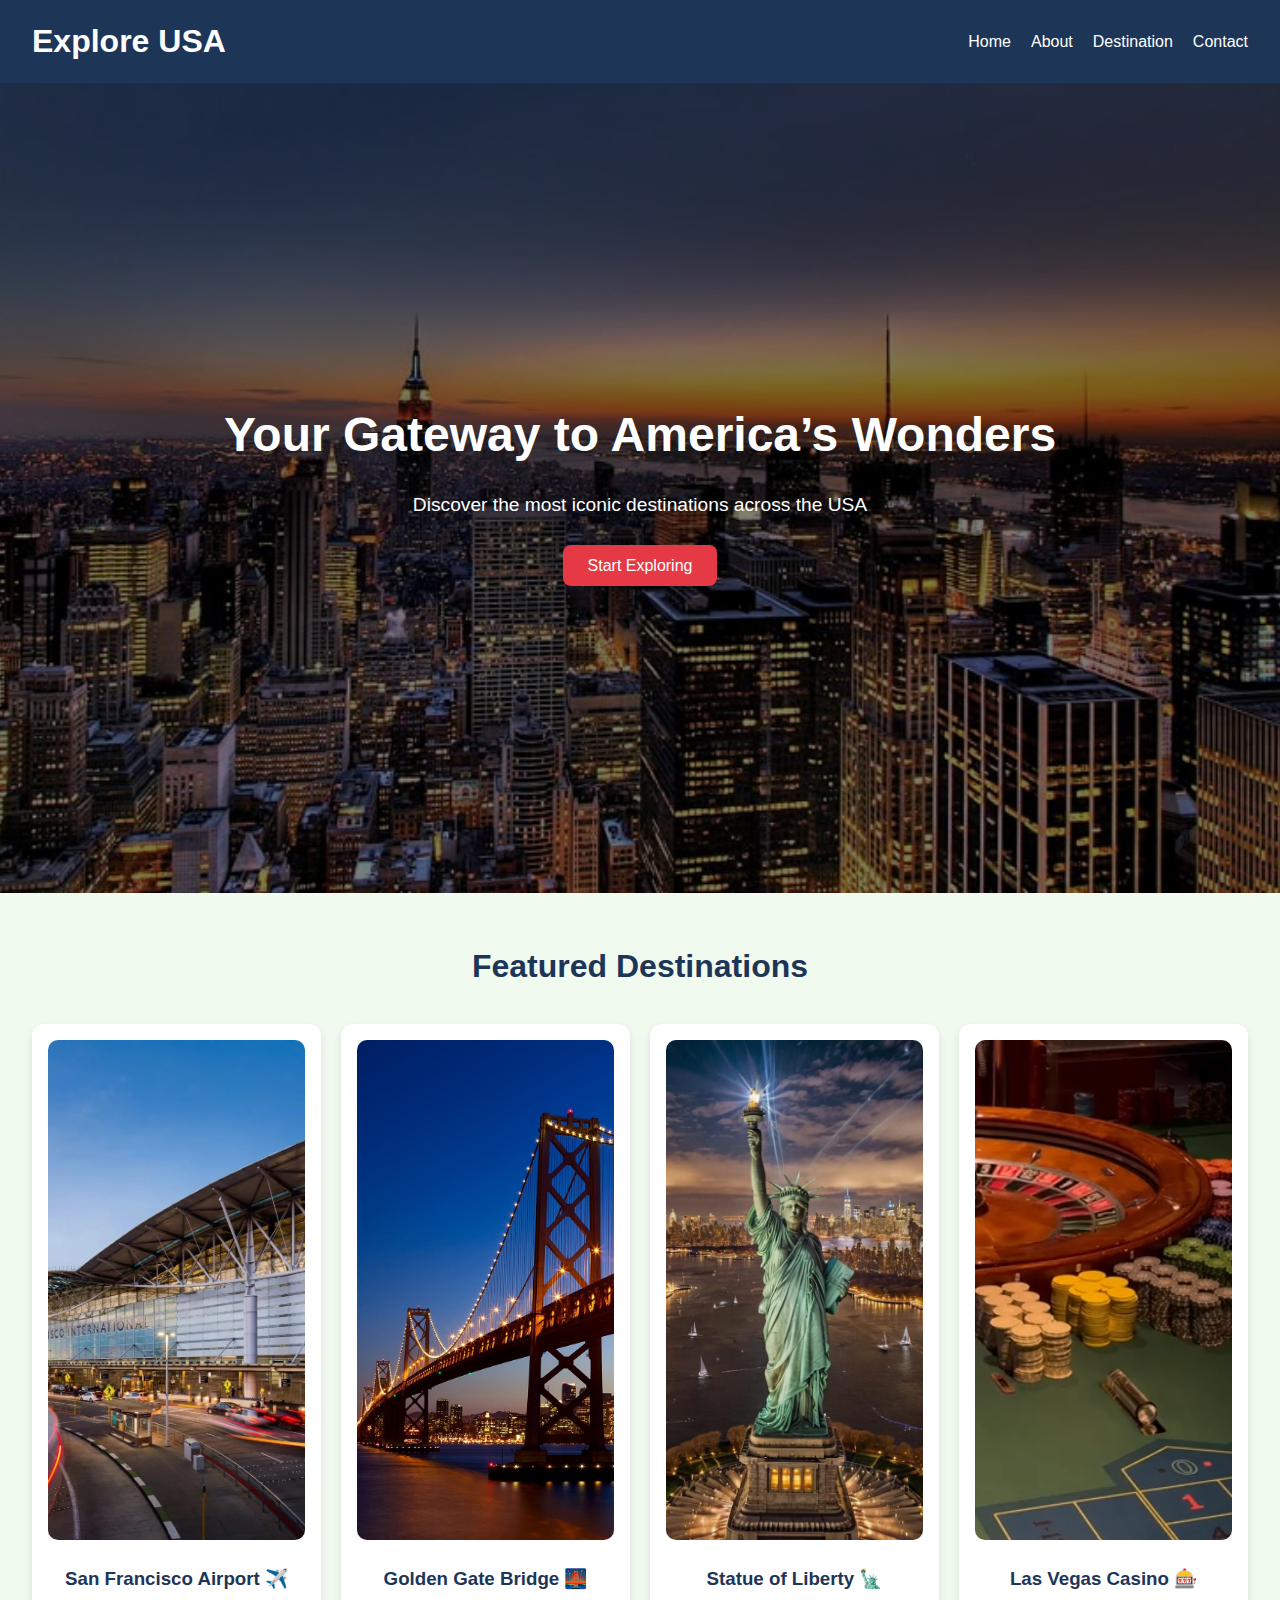
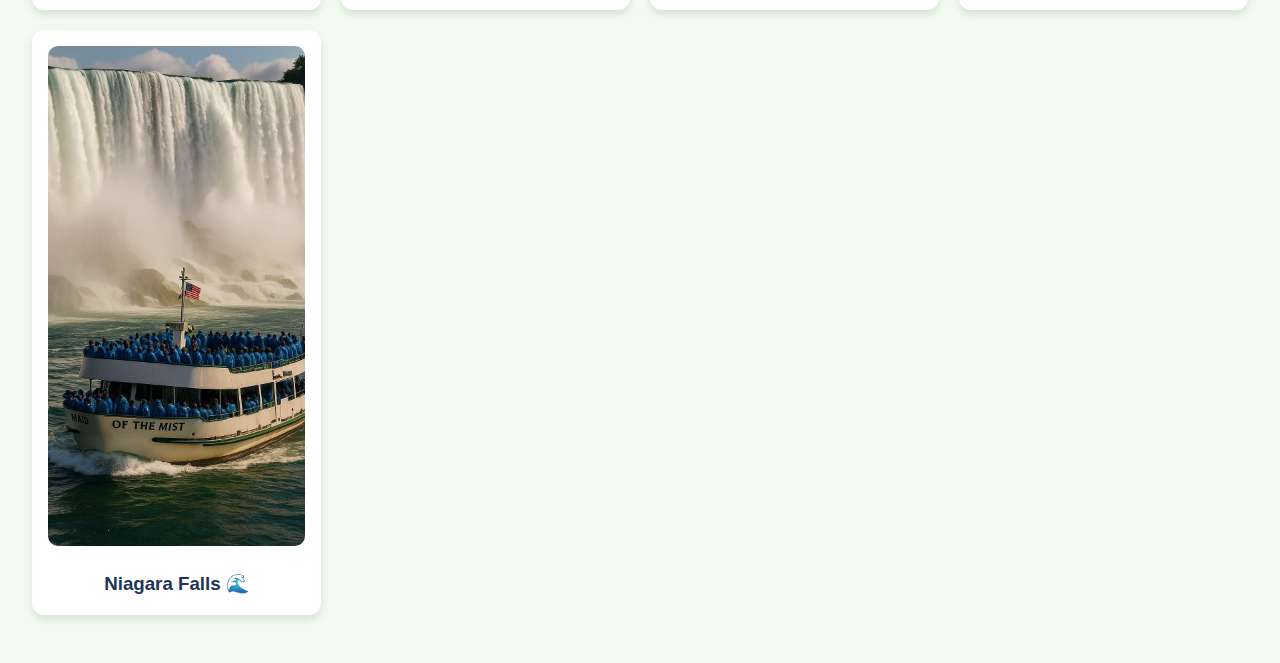
<file: index.html>
<!DOCTYPE html>
<html lang="en">

<head>
    <meta charset="UTF-8">
    <meta name="viewport" content="width=device-width, initial-scale=1.0">
    <title>Explore USA</title>
    <link rel="stylesheet" href="style.css">
</head>

<body>
    <header>
        <nav>
            <h1>Explore USA</h1>
            <ul>
                <li><a href="index.html">Home</a></li>
                <li><a href="about.html">About</a></li>
                <li><a href="destination.html">Destination</a></li>
                <li><a href="contact.html">Contact</a></li>
            </ul>
        </nav>
    </header>

    <section class="hero">
        <div class="hero-content">
            <h2>Your Gateway to America’s Wonders</h2>
            <p>Discover the most iconic destinations across the USA</p>
            <a href="#destinations" class="btn">Start Exploring</a>
        </div>
    </section>

    <section class="destinations" id="destinations">
        <h2>Featured Destinations</h2>
        <div class="cards">

            <div class="card">
                <a href="SFAirport.html">
                    <img src="./Images and Videos/SF Airport.jpg" alt="San Francisco Airport">
                </a>
                <h3>San Francisco Airport ✈️</h3>
            </div>

            <div class="card">
                <a href="GoldenGate.html">
                    <img src="./Images and Videos/Golden Gate.jpg" alt="Golden Gate Bridge">
                </a>
                <h3>Golden Gate Bridge 🌉</h3>
            </div>

            <div class="card">
                <a href="StatueOfLiberty.html">
                    <img src="./Images and Videos/Statue of Liberty.jpg" alt="Statue of Liberty">
                </a>
                <h3>Statue of Liberty 🗽</h3>
            </div>

            <div class="card">
                <a href="Casino.html">
                    <img src="./Images and Videos/LA.png" alt="Las Vegas Casino">
                </a>
                <h3>Las Vegas Casino 🎰</h3>
            </div>

            <div class="card">
                <a href="NigaraFalls.html">
                    <img src="./Images and Videos/Nigara Falls.jpg" alt="Niagara Falls">
                </a>
                <h3>Niagara Falls 🌊</h3>
            </div>

        </div>
    </section>
</body>

</html>
</file>
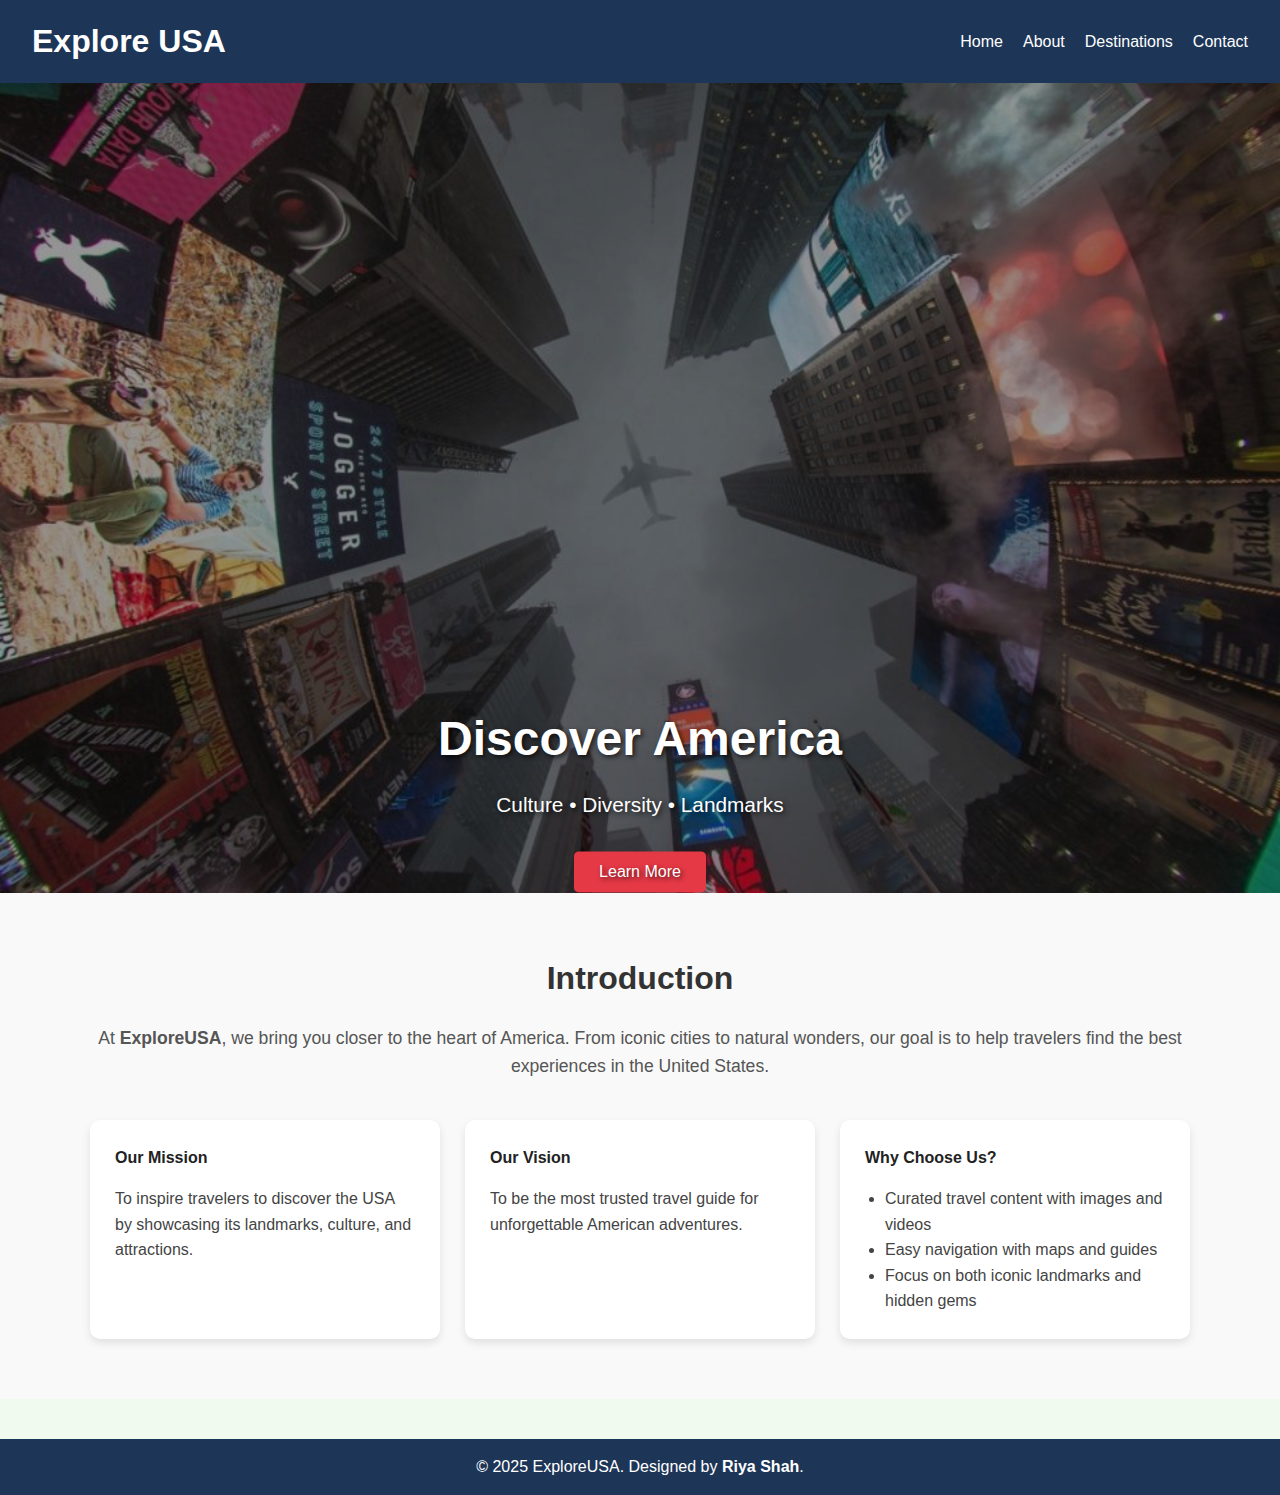
<file: about.html>
<!DOCTYPE html>
<html lang="en">

<head>
  <meta charset="UTF-8">
  <meta name="viewport" content="width=device-width, initial-scale=1.0">
  <title>About | ExploreUSA</title>
  <link rel="stylesheet" href="style.css">
  <link rel="stylesheet" href="about.css">
</head>

<body>
  <header>
    <nav>
      <h1>Explore USA</h1>
      <ul>
        <li><a href="index.html">Home</a></li>
        <li><a href="about.html" class="active">About</a></li>
        <li><a href="destination.html">Destinations</a></li>
        <li><a href="contact.html">Contact</a></li>
      </ul>
    </nav>
  </header>

  <section class="hero-about">
    <div class="overlay"></div>
    <div class="hero-text">
      <h2>Discover America</h2>
      <p>Culture • Diversity • Landmarks</p>
      <a href="#about-content" class="btn">Learn More</a>
    </div>
  </section>

  <section id="about-content" class="about-section">
    <div class="container">
      <h3>Introduction</h3>
      <p>
        At <strong>ExploreUSA</strong>, we bring you closer to the heart of America.
        From iconic cities to natural wonders, our goal is to help travelers find the best experiences in the United
        States.
      </p>

      <div class="about-cards">
        <div class="card">
          <h4>Our Mission</h4>
          <p>To inspire travelers to discover the USA by showcasing its landmarks, culture, and attractions.</p>
        </div>
        <div class="card">
          <h4>Our Vision</h4>
          <p>To be the most trusted travel guide for unforgettable American adventures.</p>
        </div>
        <div class="card">
          <h4>Why Choose Us?</h4>
          <ul>
            <li>Curated travel content with images and videos</li>
            <li>Easy navigation with maps and guides</li>
            <li>Focus on both iconic landmarks and hidden gems</li>
          </ul>
        </div>
      </div>
    </div>
  </section>

  <footer>
    <p>© 2025 ExploreUSA. Designed by <strong>Riya Shah</strong>.</p>
  </footer>
</body>

</html>
</file>
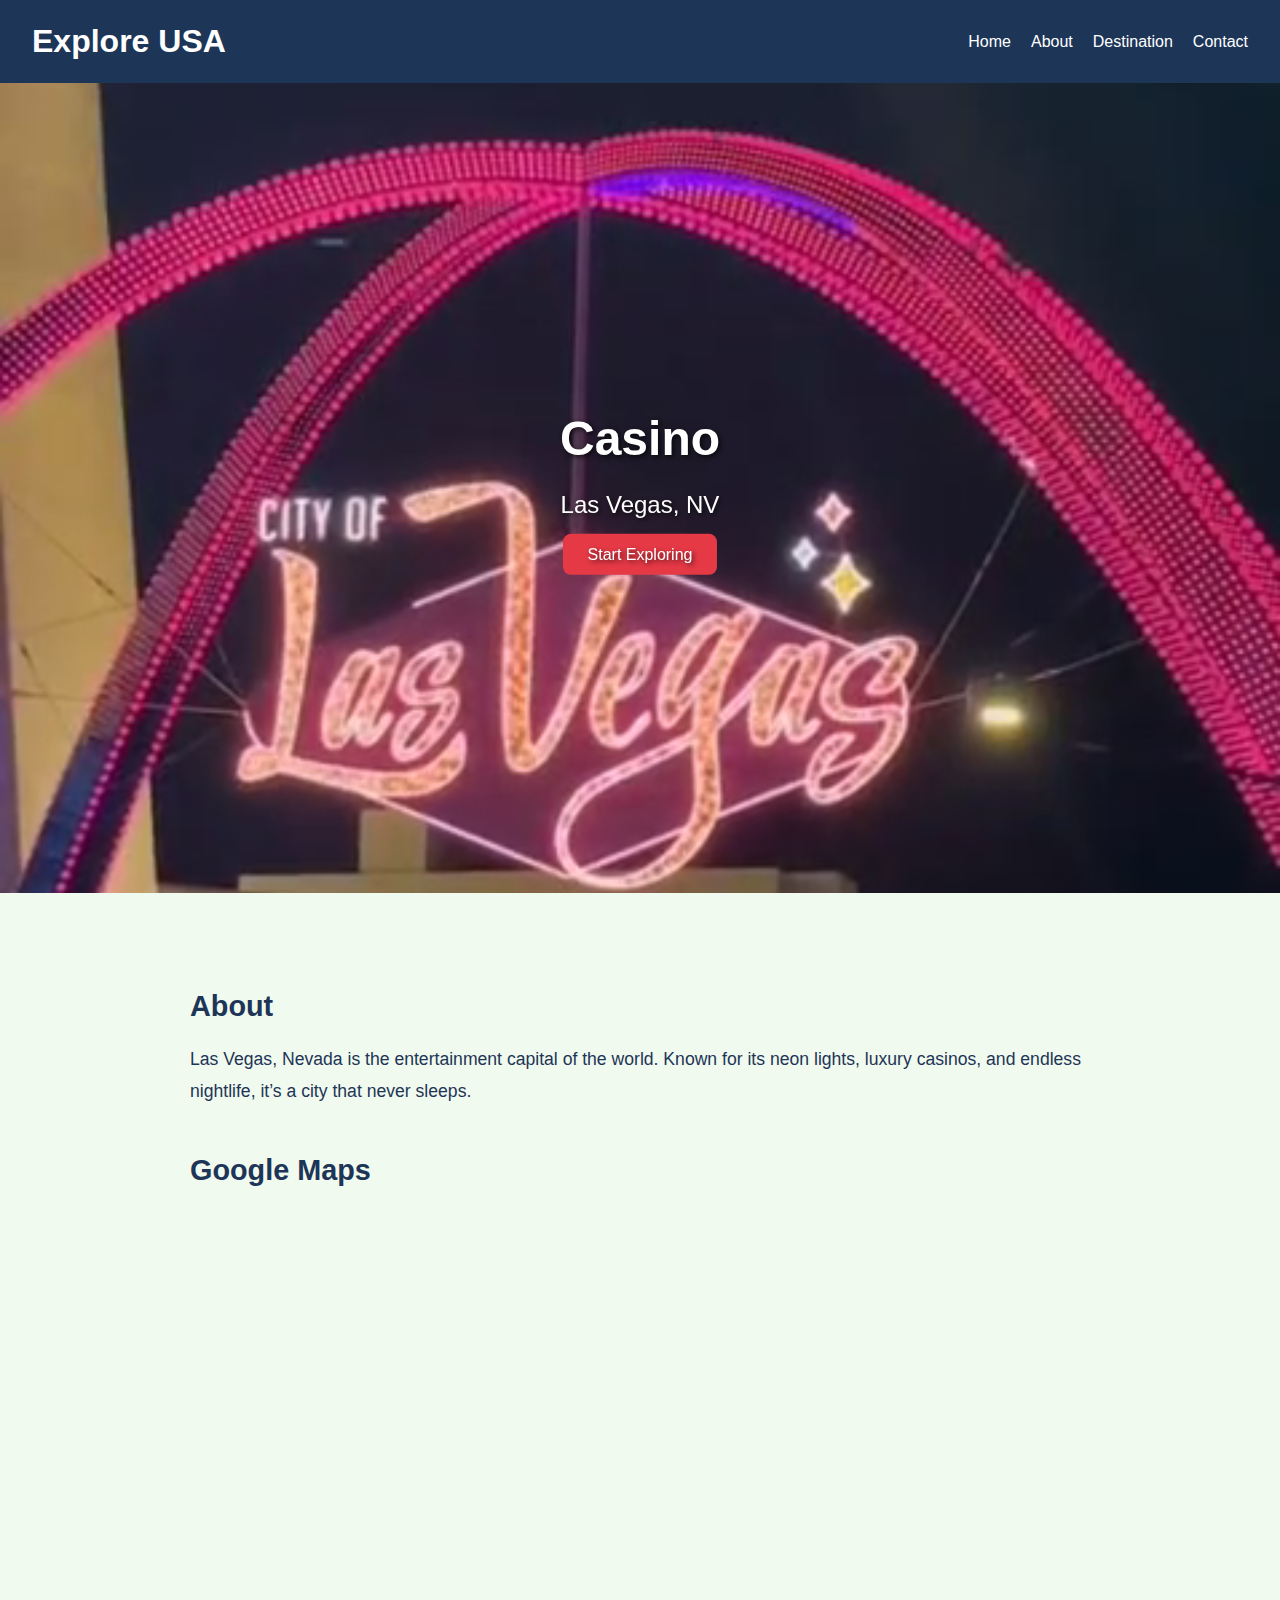
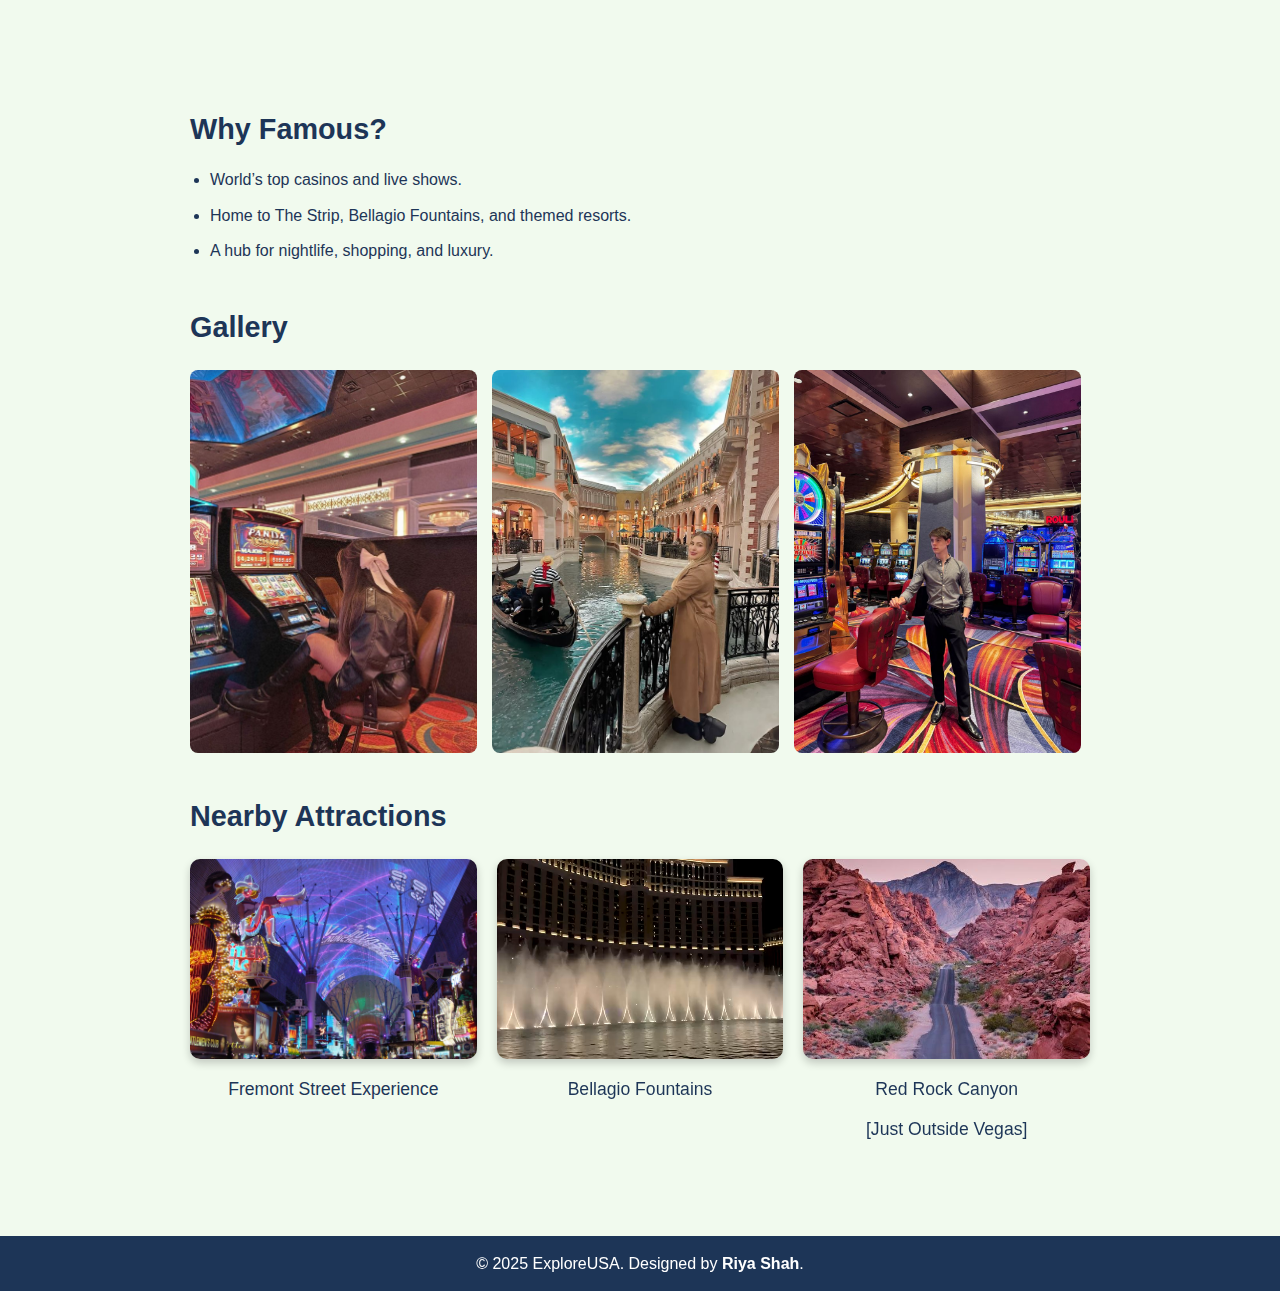
<file: Casino.html>
<!DOCTYPE html>
<html lang="en">

<head>
    <meta charset="UTF-8">
    <meta name="viewport" content="width=device-width, initial-scale=1.0">
    <title>Explore USA</title>
    <link rel="stylesheet" href="style.css">
</head>

<body>
    <header>
        <nav>
            <h1>Explore USA</h1>
            <ul>
                <li><a href="index.html">Home</a></li>
                <li><a href="about.html">About</a></li>
                <li><a href="destination.html">Destination</a></li>
                <li><a href="contact.html">Contact</a></li>
            </ul>
        </nav>
    </header>

    <section class="hero-destination">
        <video autoplay muted loop playsinline class="hero-video">
            <source src="./Images and Videos/Vegas.mp4" type="video/mp4">
            Your browser does not support the video tag.
        </video>
        <div class="hero-text">
            <h2>Casino</h2>
            <p>Las Vegas, NV</p>
            <a href="#about" class="btn">Start Exploring</a>
        </div>
    </section>

    <section class="destination-info" id="about">
        <div class="container">
            <h3>About</h3>
            <p>Las Vegas, Nevada is the entertainment capital of the world. Known for its neon lights, luxury casinos,
                and endless nightlife, it’s a city that never sleeps.</p>

            <h3>Google Maps</h3>
            <iframe src="https://www.google.com/maps?q=Las+Vegas+Strip&output=embed" width="100%" height="450"
                style="border:0;" allowfullscreen="" loading="lazy" referrerpolicy="no-referrer-when-downgrade">
            </iframe>

            <h3>Why Famous?</h3>
            <ul>
                <li>World’s top casinos and live shows.</li>
                <li>Home to The Strip, Bellagio Fountains, and themed resorts.</li>
                <li>A hub for nightlife, shopping, and luxury.</li>
            </ul>

            <h3>Gallery</h3>
            <div class="gallery">
                <img src="./Images and Videos/Casino1.jpg" alt="Casino View 1">
                <img src="./Images and Videos/Casino2.jpg" alt="LA View">
                <img src="./Images and Videos/Casino3.jpg" alt="Casino View 2">
            </div>

            <h3>Nearby Attractions</h3>
            <div class="tourism-gallery">
                <div class="tourism-card">
                    <img src="./Images and Videos/Fremont Street Experience.jpg" alt="Fremont Street Experience">
                    <p>Fremont Street Experience</p>
                </div>
                <div class="tourism-card">
                    <video autoplay muted loop playsinline class="tourism-video">
                        <source src="./Images and Videos/Bellagio Fountains.mp4" type="video/mp4">
                        Your browser does not support the video tag.
                    </video>
                    <p>Bellagio Fountains</p>
                </div>
                <div class="tourism-card">
                    <img src="./Images and Videos/Red Rock Canyon.jpg" alt="Red Rock Canyon">
                    <p>Red Rock Canyon</p>
                    <p>[Just Outside Vegas]</p>
                </div>
            </div>
        </div>
    </section>

    <footer>
        <p>© 2025 ExploreUSA. Designed by <strong>Riya Shah</strong>.</p>
    </footer>

</body>

</html>
</file>
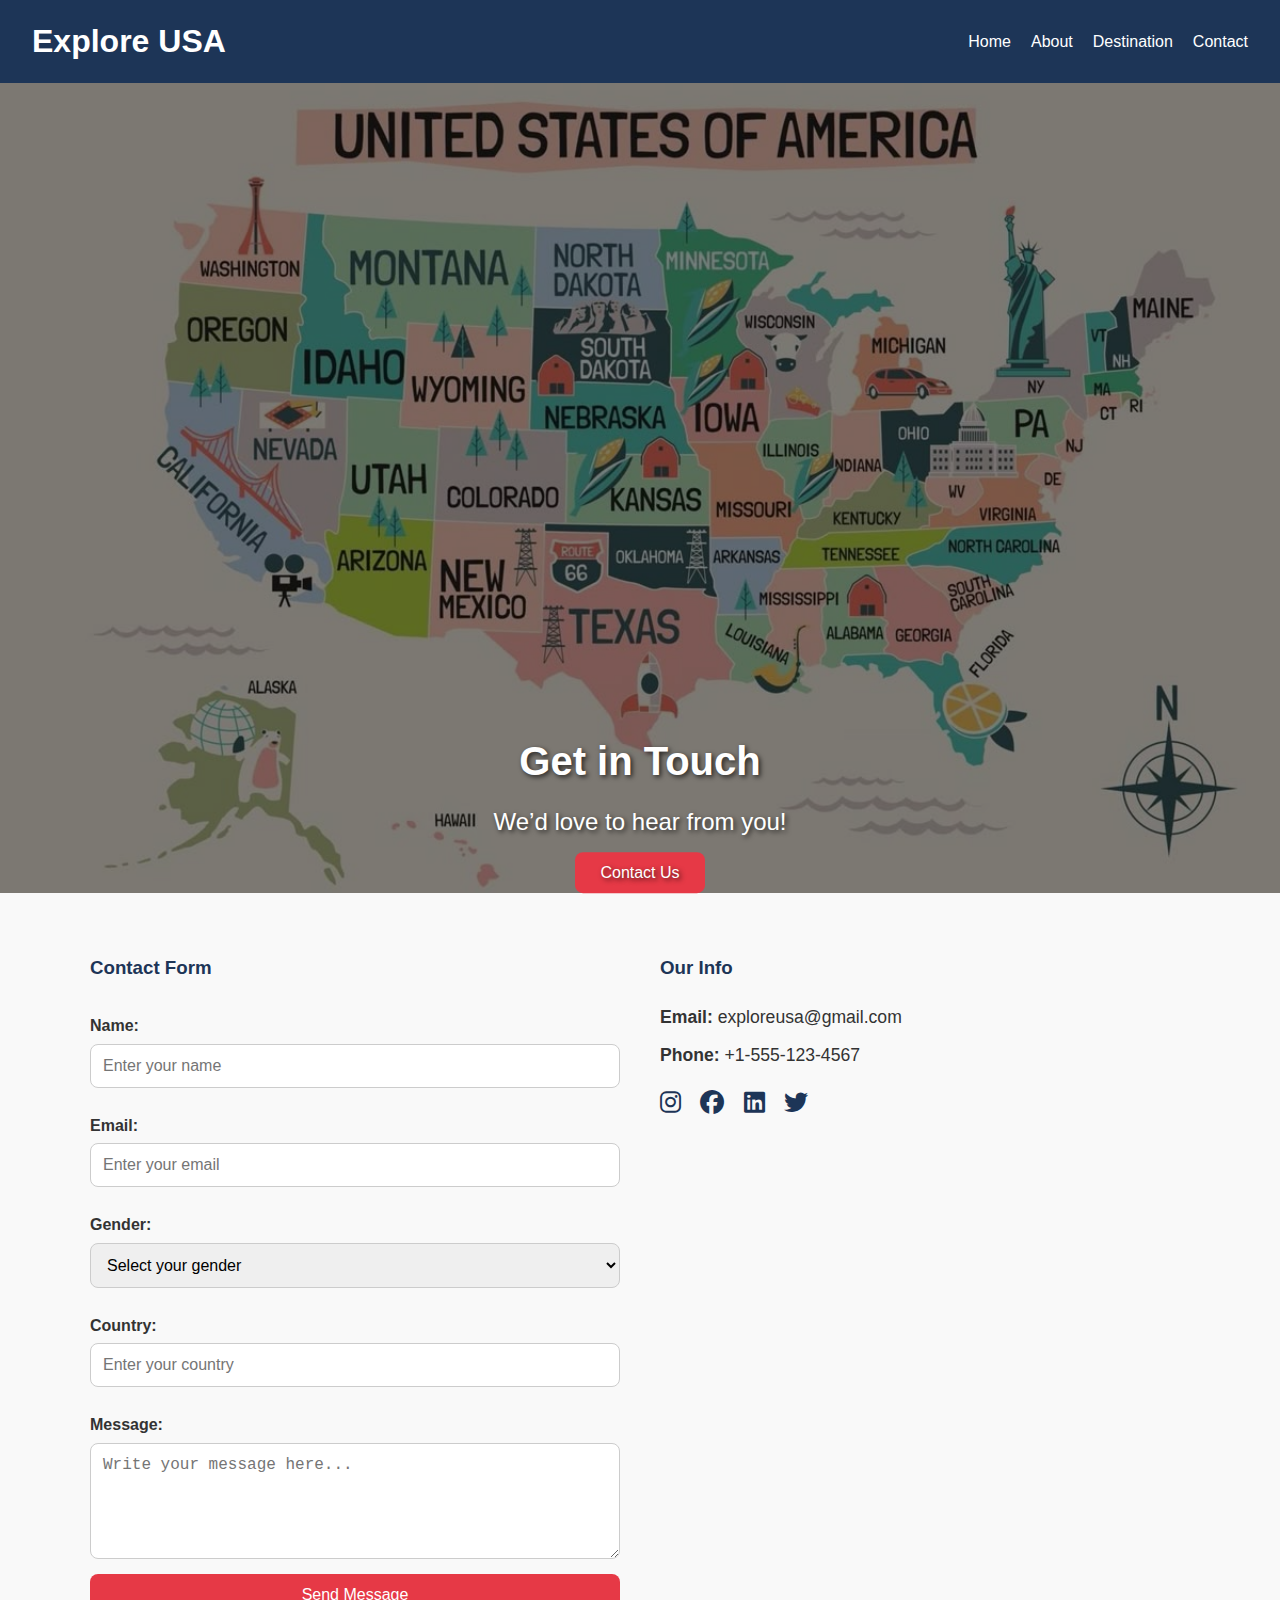
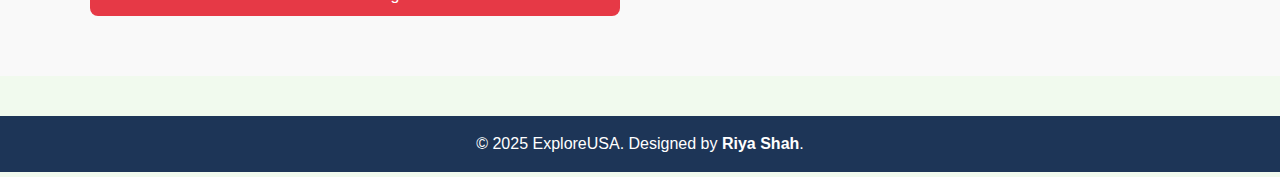
<file: contact.html>
<!DOCTYPE html>
<html lang="en">

<head>
  <meta charset="UTF-8">
  <meta name="viewport" content="width=device-width, initial-scale=1.0">
  <title>Contact | ExploreUSA</title>
  <link rel="stylesheet" href="style.css">
  <link rel="stylesheet" href="contact.css">
  <link rel="stylesheet" href="https://cdnjs.cloudflare.com/ajax/libs/font-awesome/6.5.0/css/all.min.css">
</head>

<body>
  <header>
    <nav>
      <h1>Explore USA</h1>
      <ul>
        <li><a href="index.html">Home</a></li>
        <li><a href="about.html">About</a></li>
        <li><a href="destination.html">Destination</a></li>
        <li><a href="contact.html">Contact</a></li>
      </ul>
    </nav>
  </header>

  <section class="hero-contact">
    <div class="hero-text">
      <h2>Get in Touch</h2>
      <p>We’d love to hear from you!</p>
      <a href="#contact-form" class="btn">Contact Us</a>
    </div>
  </section>

  <section class="contact-section" id="contact-form">
    <div class="container">

      <div class="contact-form">
        <h3>Contact Form</h3>
        <form action="#" method="post">
          <label for="name">Name:</label>
          <input type="text" id="name" name="name" placeholder="Enter your name" required>

          <label for="email">Email:</label>
          <input type="email" id="email" name="email" placeholder="Enter your email" required>

          <label for="gender">Gender:</label>
          <select id="gender" name="gender">
            <option value="" disabled selected>Select your gender</option>
            <option value="male">Male</option>
            <option value="female">Female</option>
            <option value="other">Other</option>
          </select>

          <label for="country">Country:</label>
          <input type="text" id="country" name="country" placeholder="Enter your country">

          <label for="message">Message:</label>
          <textarea id="message" name="message" rows="5" placeholder="Write your message here..."></textarea>

          <button type="submit" class="btn">Send Message</button>
        </form>
      </div>

      <div class="contact-info">
        <h3>Our Info</h3>
        <p><strong>Email:</strong> exploreusa@gmail.com</p>
        <p><strong>Phone:</strong> +1-555-123-4567</p>
        <div class="social-icons">
          <a href="#"><i class="fab fa-instagram"></i></a>
          <a href="#"><i class="fab fa-facebook"></i></a>
          <a href="#"><i class="fab fa-linkedin"></i></a>
          <a href="#"><i class="fab fa-twitter"></i></a>
        </div>
      </div>

    </div>
  </section>

  <footer>
    <p>© 2025 ExploreUSA. Designed by <strong>Riya Shah</strong>.</p>
  </footer>


</body>

</html>
</file>
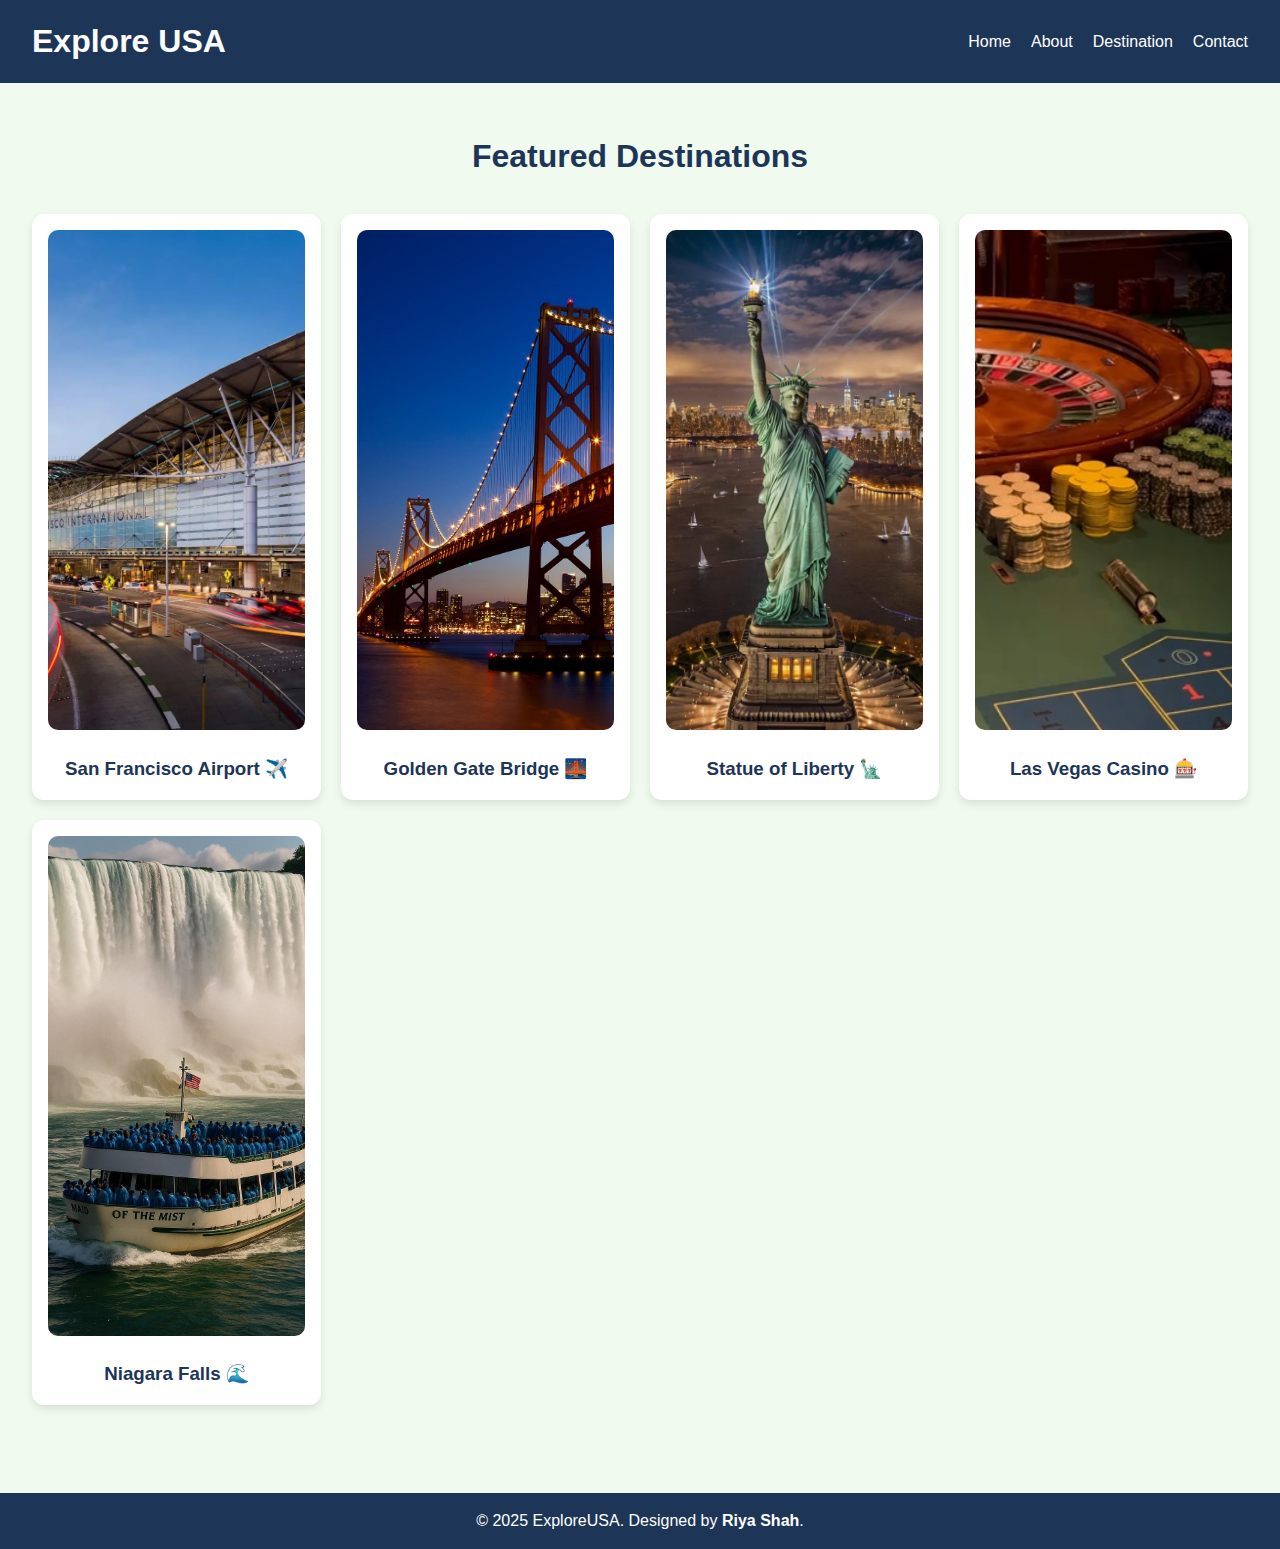
<file: destination.html>
<!DOCTYPE html>
<html lang="en">

<head>
    <meta charset="UTF-8">
    <meta name="viewport" content="width=device-width, initial-scale=1.0">
    <title>Destinations | ExploreUSA</title>
    <link rel="stylesheet" href="style.css">
</head>

<body>
    <header>
        <nav>
            <h1>Explore USA</h1>
            <ul>
                <li><a href="home.html">Home</a></li>
                <li><a href="about.html">About</a></li>
                <li><a href="destination.html">Destination</a></li>
                <li><a href="contact.html">Contact</a></li>
            </ul>
        </nav>
    </header>

    <section class="destinations" id="destinations">
        <h2>Featured Destinations</h2>
        <div class="cards">

            <div class="card">
                <a href="SFAirport.html">
                    <img src="./Images and Videos/SF Airport.jpg" alt="San Francisco Airport">
                </a>
                <h3>San Francisco Airport ✈️</h3>
            </div>

            <div class="card">
                <a href="GoldenGate.html">
                    <img src="./Images and Videos/Golden Gate.jpg" alt="Golden Gate Bridge">
                </a>
                <h3>Golden Gate Bridge 🌉</h3>
            </div>

            <div class="card">
                <a href="StatueOfLiberty.html">
                    <img src="./Images and Videos/Statue of Liberty.jpg" alt="Statue of Liberty">
                </a>
                <h3>Statue of Liberty 🗽</h3>
            </div>

            <div class="card">
                <a href="Casino.html">
                    <img src="./Images and Videos/LA.png" alt="Las Vegas Casino">
                </a>
                <h3>Las Vegas Casino 🎰</h3>
            </div>

            <div class="card">
                <a href="NigaraFalls.html">
                    <img src="./Images and Videos/Nigara Falls.jpg" alt="Niagara Falls">
                </a>
                <h3>Niagara Falls 🌊</h3>
            </div>

        </div>
    </section>

    <footer>
        <p>© 2025 ExploreUSA. Designed by <strong>Riya Shah</strong>.</p>
    </footer>

    </section>
</body>

</html>
</file>
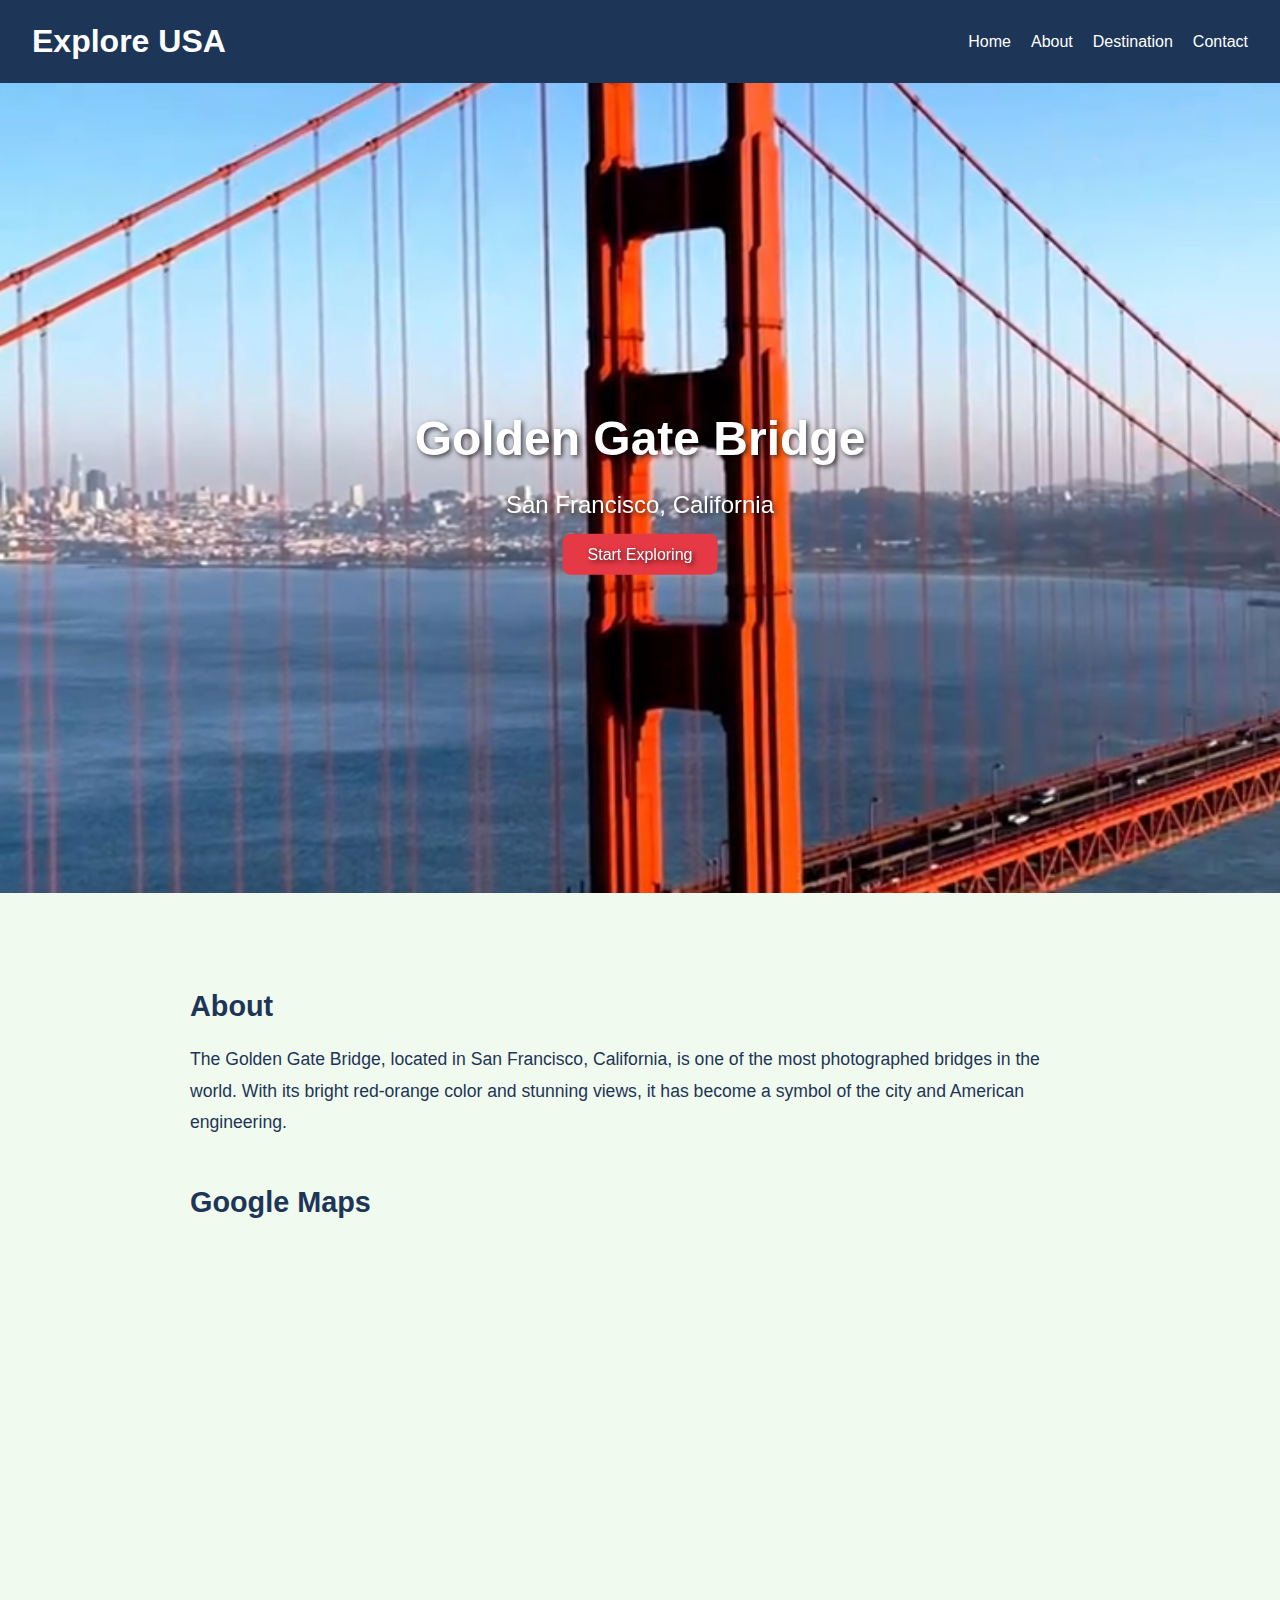
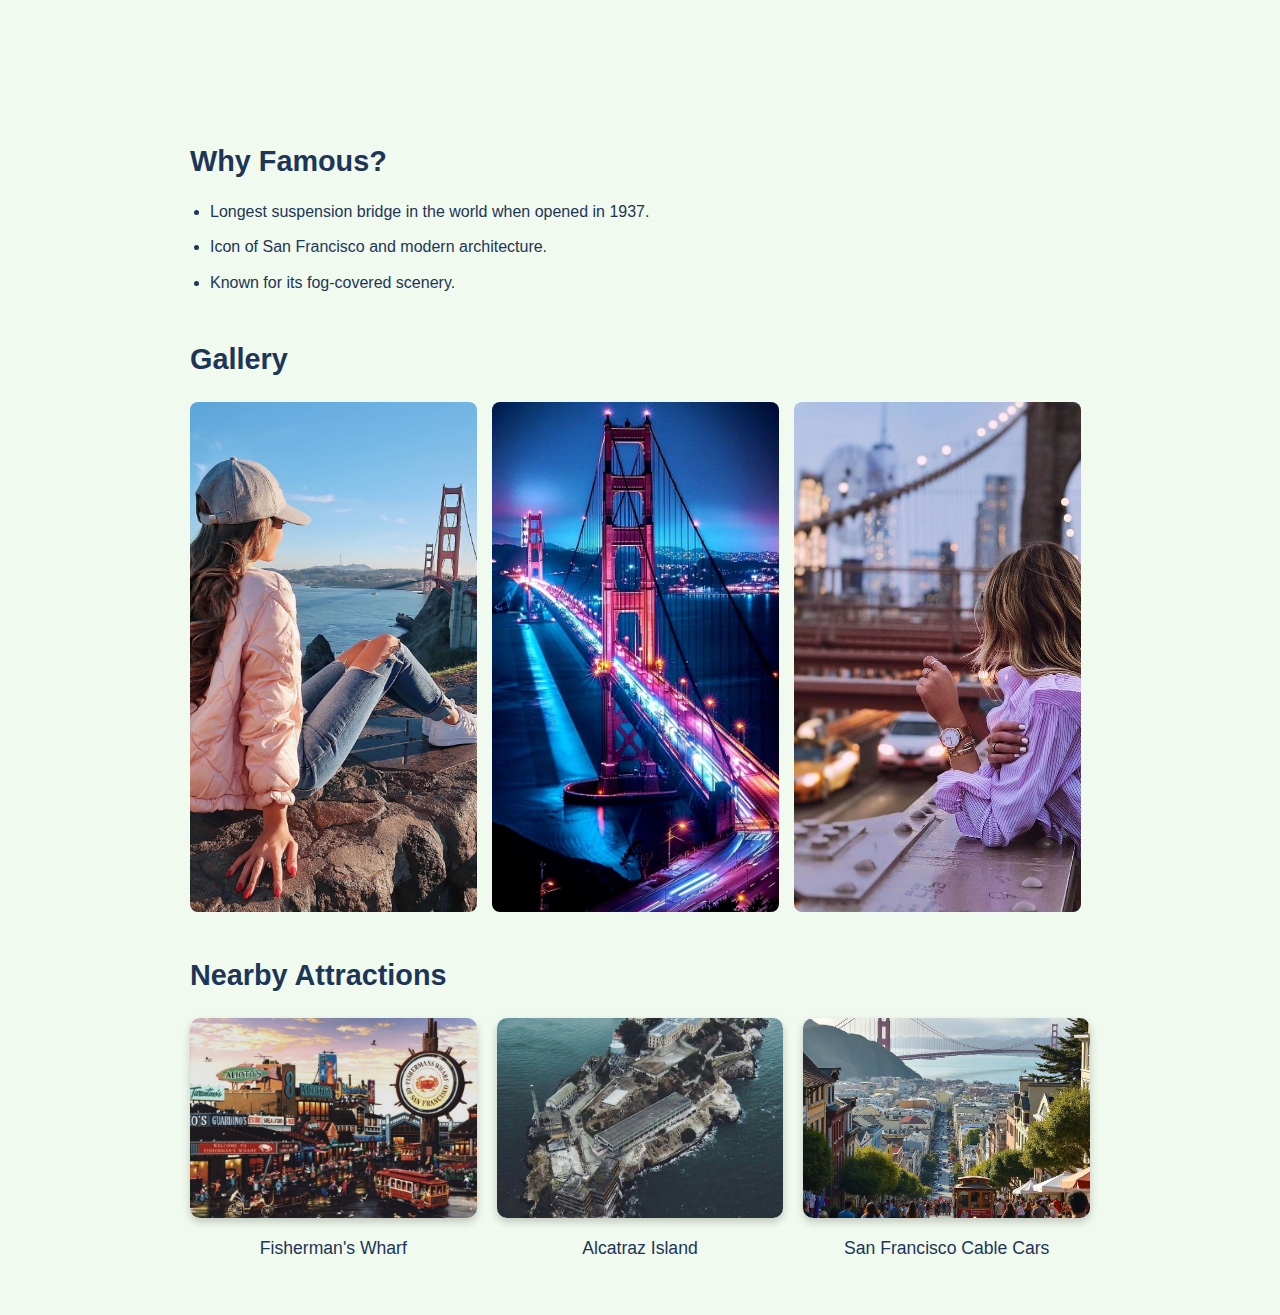
<file: GoldenGate.html>
<!DOCTYPE html>
<html lang="en">

<head>
    <meta charset="UTF-8">
    <meta name="viewport" content="width=device-width, initial-scale=1.0">
    <title>Explore USA</title>
    <link rel="stylesheet" href="style.css">
</head>

<body>
    <header>
        <nav>
            <h1>Explore USA</h1>
            <ul>
                <li><a href="index.html">Home</a></li>
                <li><a href="about.html">About</a></li>
                <li><a href="destination.html">Destination</a></li>
                <li><a href="contact.html">Contact</a></li>
            </ul>
        </nav>
    </header>

    <section class="hero-destination">
        <video autoplay muted loop playsinline class="hero-video">
            <source src="./Images and Videos/Golden Gate.mp4" type="video/mp4">
            Your browser does not support the video tag.
        </video>
        <div class="hero-text">
            <h2>Golden Gate Bridge</h2>
            <p>San Francisco, California</p>
            <a href="#about" class="btn">Start Exploring</a>
        </div>
    </section>

    <section class="destination-info" id="about">
        <div class="container">
            <h3>About</h3>
            <p>The Golden Gate Bridge, located in San Francisco, California, is one of the most photographed bridges in
                the world. With its bright red-orange color and stunning views, it has become a symbol of the city and
                American engineering.</p>

            <h3>Google Maps</h3>
            <iframe src="https://www.google.com/maps?q=Golden+Gate+Bridge,San+Francisco&output=embed" width="100%"
                height="450" style="border:0;" allowfullscreen="" loading="lazy"
                referrerpolicy="no-referrer-when-downgrade">
            </iframe>

            <h3>Why Famous?</h3>
            <ul>
                <li>Longest suspension bridge in the world when opened in 1937.</li>
                <li>Icon of San Francisco and modern architecture.</li>
                <li>Known for its fog-covered scenery.</li>
            </ul>

            <h3>Gallery</h3>
            <div class="gallery">
                <img src="./Images and Videos/Bridge.jpg" alt="Golden Gate View 1">
                <img src="./Images and Videos/Gate.jpg" alt="Golden Gate View 2">
                <img src="./Images and Videos/Golden.jpg" alt="Golden Gate View 3">
            </div>

            <h3>Nearby Attractions</h3>
            <div class="tourism-gallery">
                <div class="tourism-card">
                    <img src="./Images and Videos/Fisherman's Wharf.jpg" alt="Fisherman's Wharf">
                    <p>Fisherman's Wharf</p>
                </div>
                <div class="tourism-card">
                    <img src="./Images and Videos/Alcatraz Island.jpg" alt="Alcatraz Island">
                    <p>Alcatraz Island</p>
                </div>
                <div class="tourism-card">
                    <img src="./Images and Videos/San Francisco Cable Cars.jpg" alt="San Francisco Cable Cars">
                    <p>San Francisco Cable Cars</p>
                </div>
            </div>
        </div>
    </section>

</body>

</html>
</file>
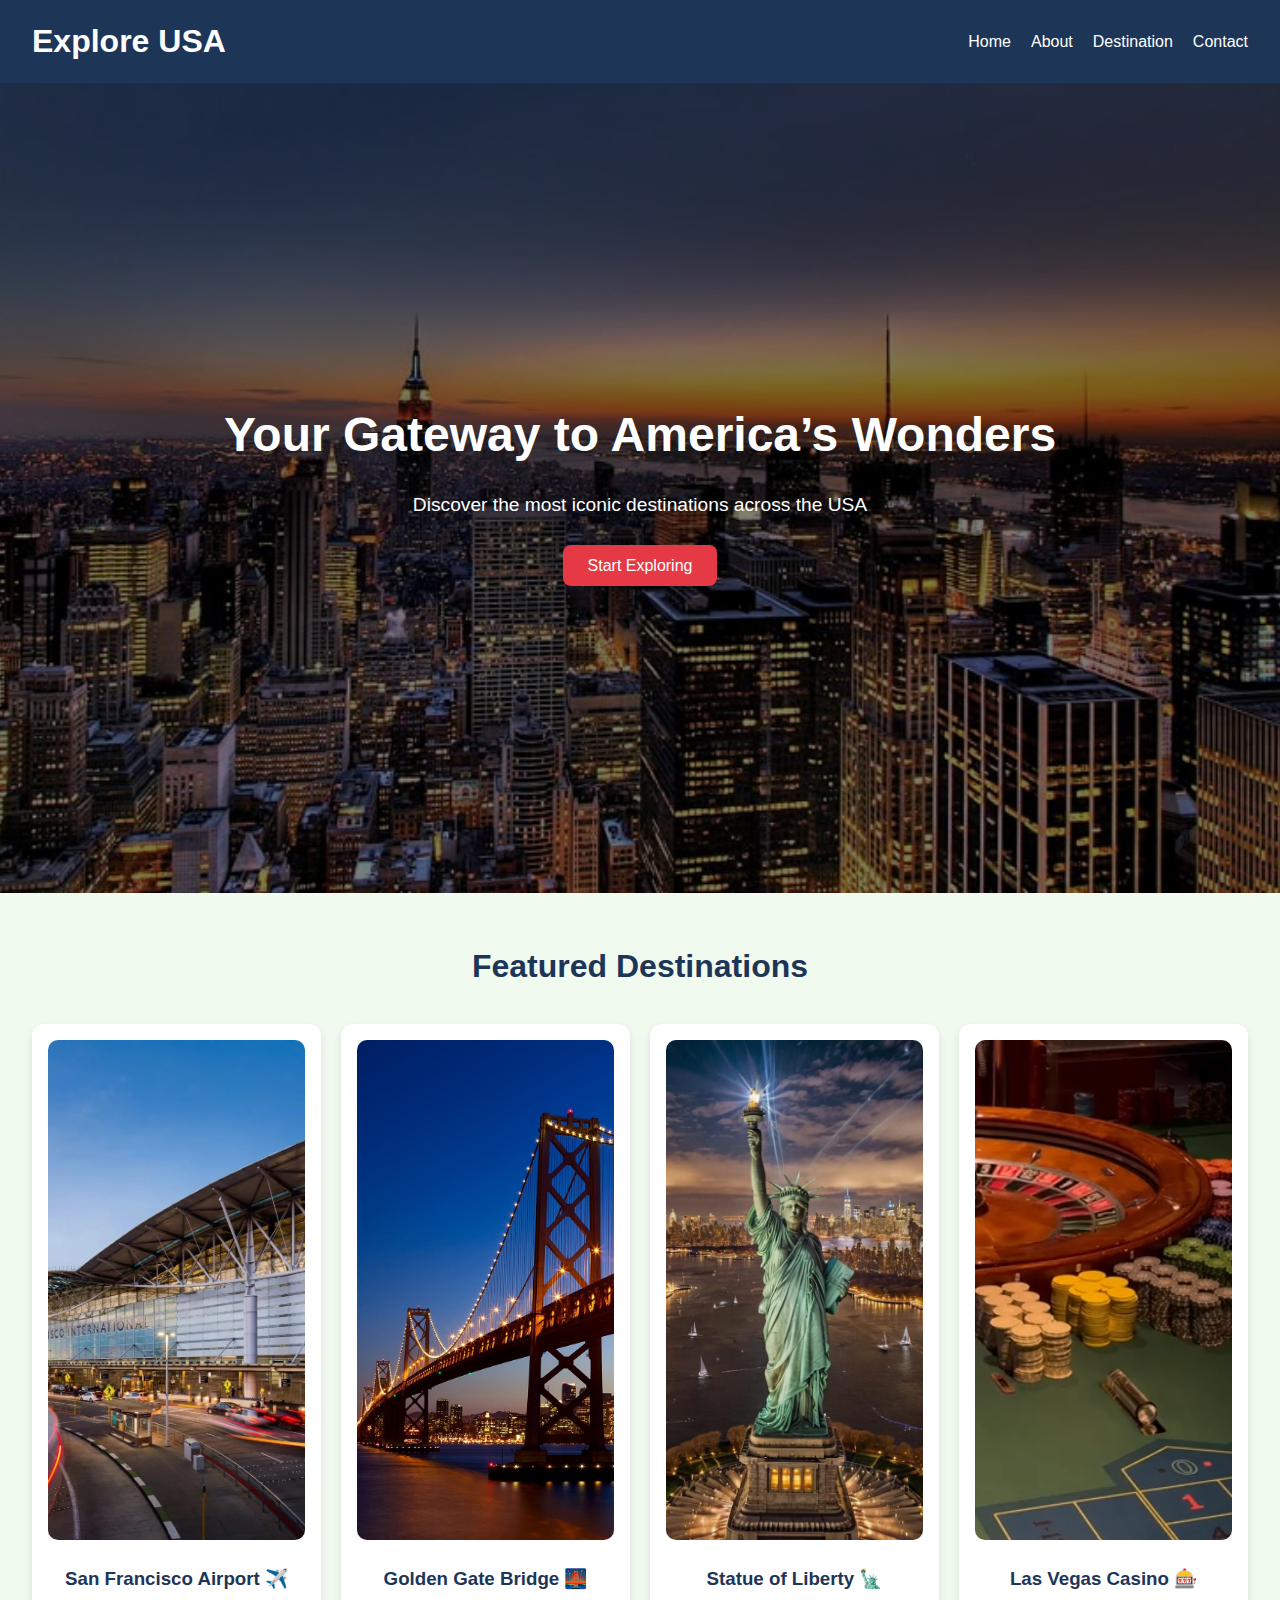
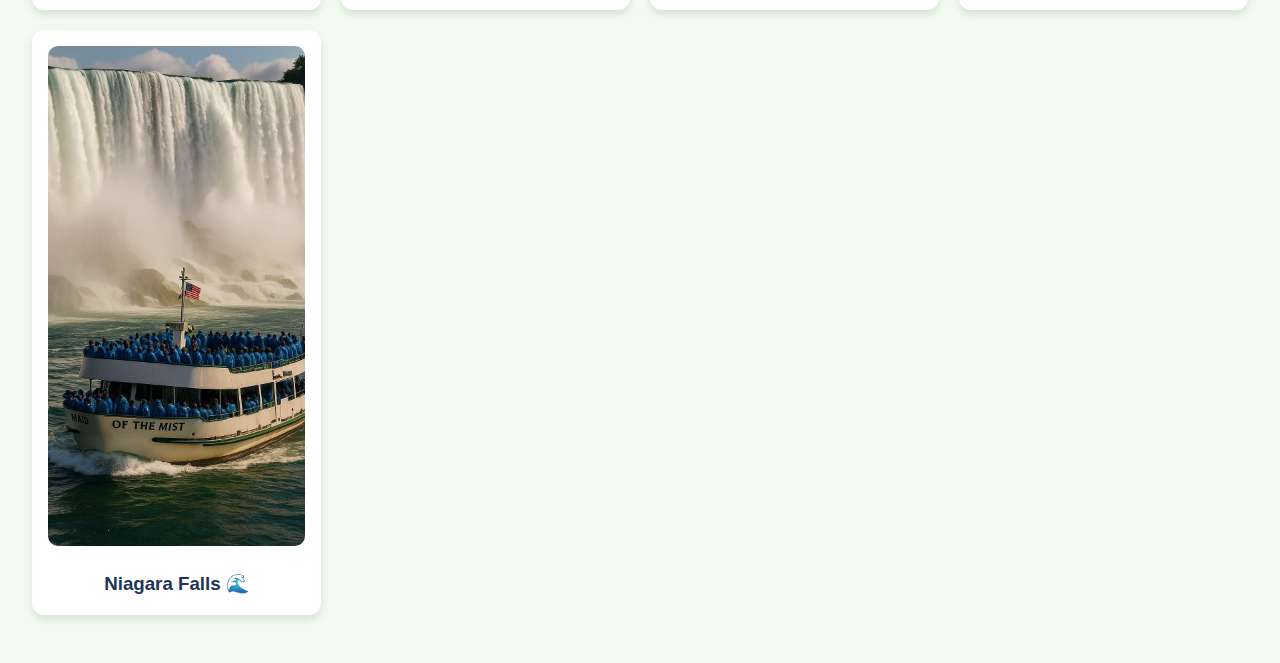
<file: home.html>
<!DOCTYPE html>
<html lang="en">

<head>
    <meta charset="UTF-8">
    <meta name="viewport" content="width=device-width, initial-scale=1.0">
    <title>Explore USA</title>
    <link rel="stylesheet" href="style.css">
</head>

<body>
    <header>
        <nav>
            <h1>Explore USA</h1>
            <ul>
                <li><a href="home.html">Home</a></li>
                <li><a href="about.html">About</a></li>
                <li><a href="destination.html">Destination</a></li>
                <li><a href="contact.html">Contact</a></li>
            </ul>
        </nav>
    </header>

    <section class="hero">
        <div class="hero-content">
            <h2>Your Gateway to America’s Wonders</h2>
            <p>Discover the most iconic destinations across the USA</p>
            <a href="#destinations" class="btn">Start Exploring</a>
        </div>
    </section>

    <section class="destinations" id="destinations">
        <h2>Featured Destinations</h2>
        <div class="cards">

            <div class="card">
                <a href="SFAirport.html">
                    <img src="./Images and Videos/SF Airport.jpg" alt="San Francisco Airport">
                </a>
                <h3>San Francisco Airport ✈️</h3>
            </div>

            <div class="card">
                <a href="GoldenGate.html">
                    <img src="./Images and Videos/Golden Gate.jpg" alt="Golden Gate Bridge">
                </a>
                <h3>Golden Gate Bridge 🌉</h3>
            </div>

            <div class="card">
                <a href="StatueOfLiberty.html">
                    <img src="./Images and Videos/Statue of Liberty.jpg" alt="Statue of Liberty">
                </a>
                <h3>Statue of Liberty 🗽</h3>
            </div>

            <div class="card">
                <a href="Casino.html">
                    <img src="./Images and Videos/LA.png" alt="Las Vegas Casino">
                </a>
                <h3>Las Vegas Casino 🎰</h3>
            </div>

            <div class="card">
                <a href="NigaraFalls.html">
                    <img src="./Images and Videos/Nigara Falls.jpg" alt="Niagara Falls">
                </a>
                <h3>Niagara Falls 🌊</h3>
            </div>

        </div>
    </section>
</body>

</html>
</file>
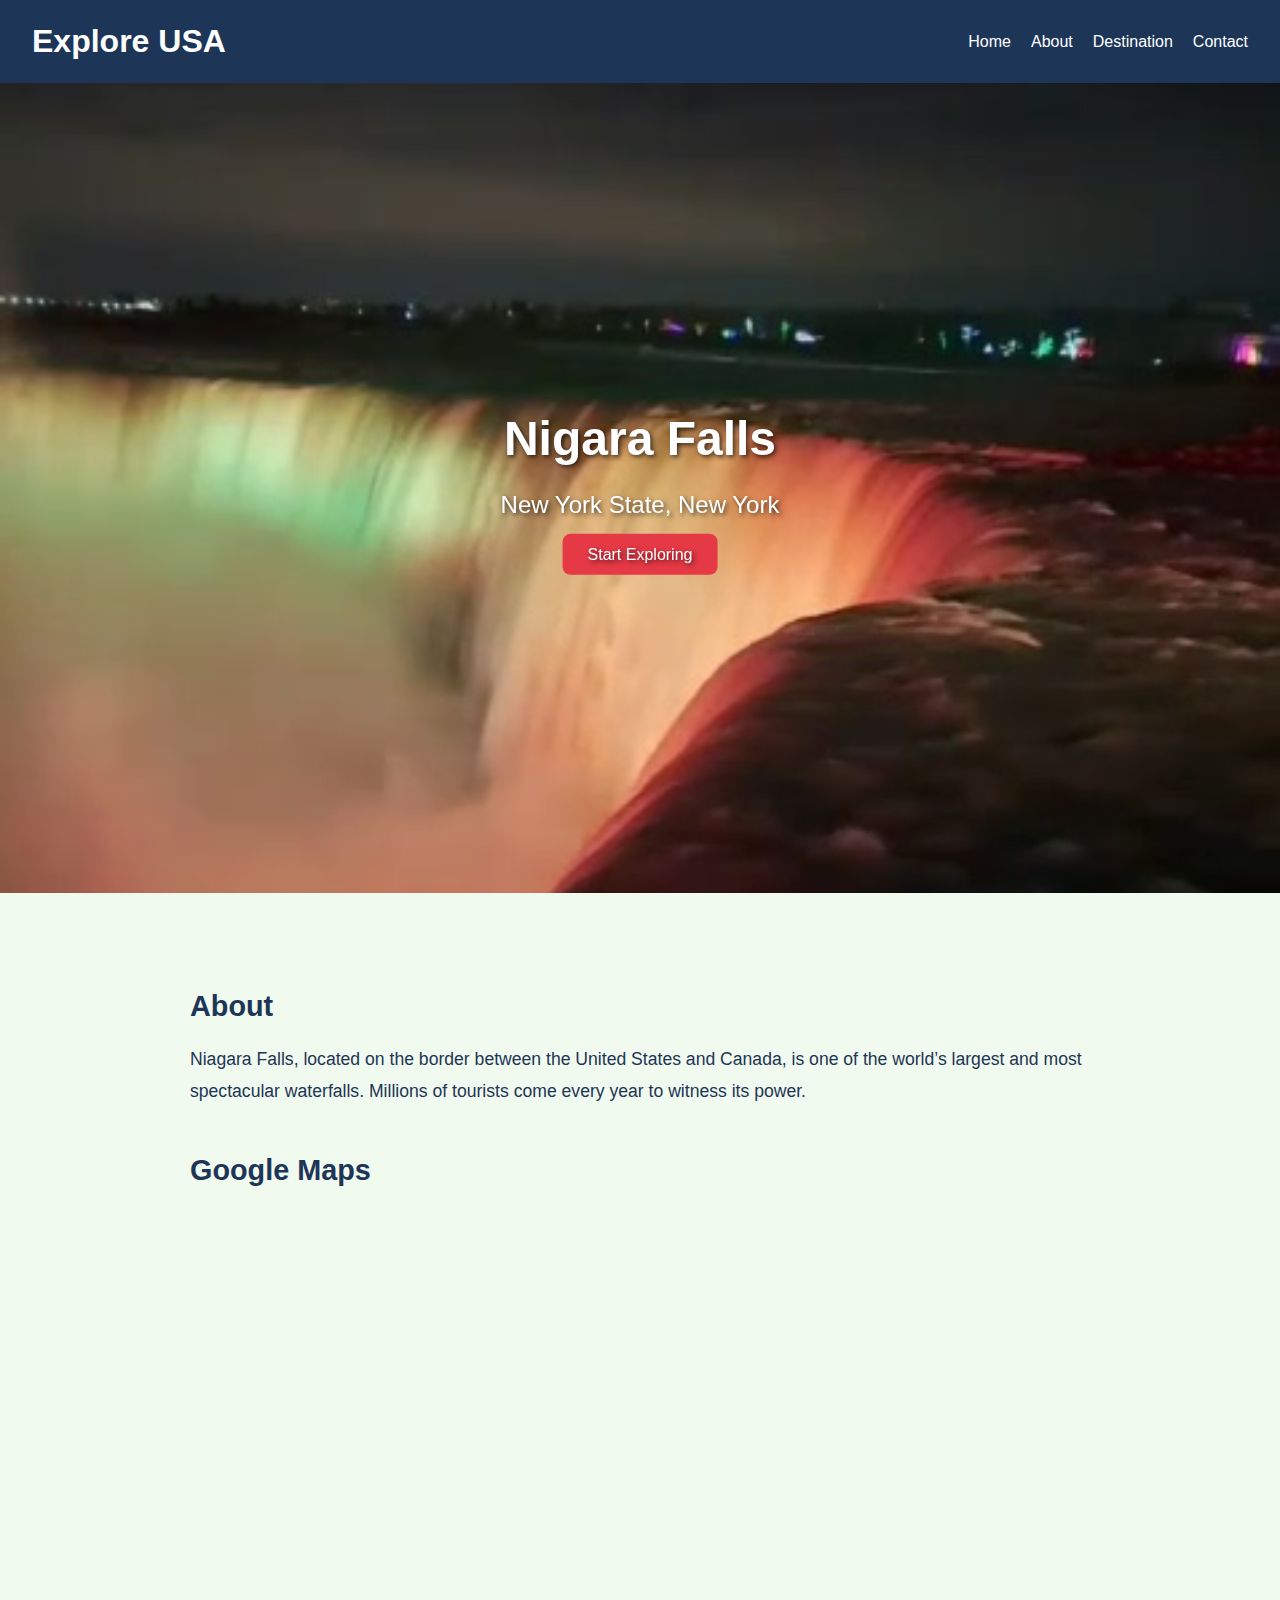
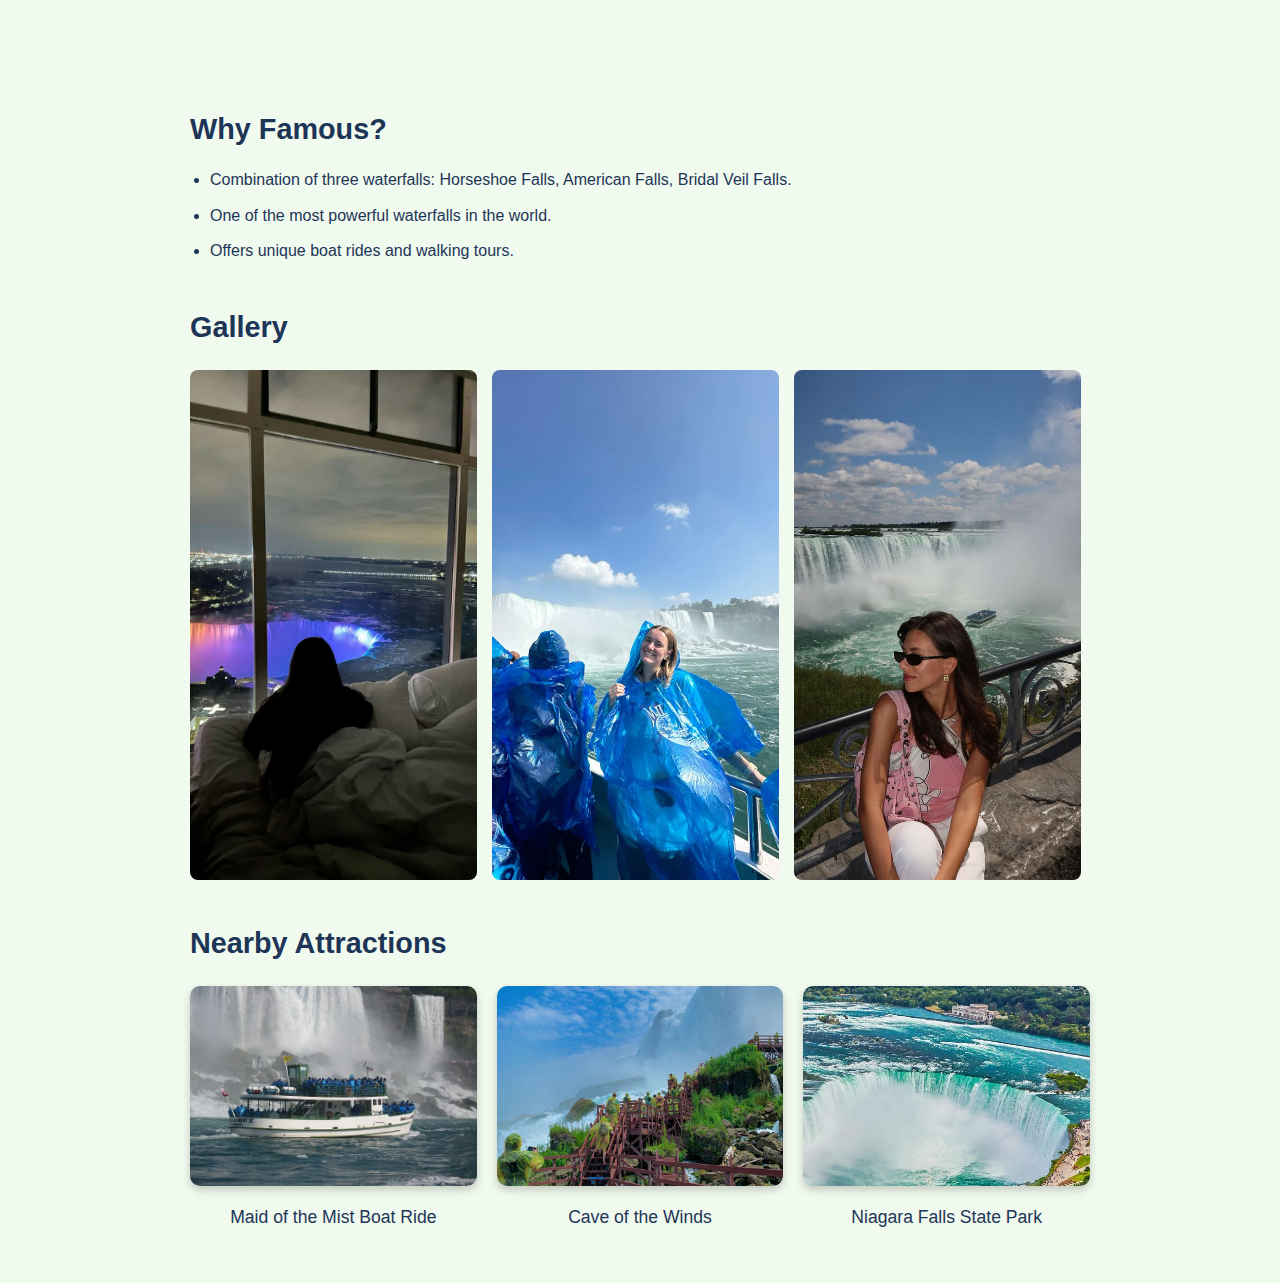
<file: NigaraFalls.html>
<!DOCTYPE html>
<html lang="en">

<head>
    <meta charset="UTF-8">
    <meta name="viewport" content="width=device-width, initial-scale=1.0">
    <title>Explore USA</title>
    <link rel="stylesheet" href="style.css">
</head>

<body>
    <header>
        <nav>
            <h1>Explore USA</h1>
            <ul>
                <li><a href="index.html">Home</a></li>
                <li><a href="about.html">About</a></li>
                <li><a href="destination.html">Destination</a></li>
                <li><a href="contact.html">Contact</a></li>
            </ul>
        </nav>
    </header>

    <section class="hero-destination">
        <video autoplay muted loop playsinline class="hero-video">
            <source src="./Images and Videos/Falls.mp4" type="video/mp4">
            Your browser does not support the video tag.
        </video>
        <div class="hero-text">
            <h2>Nigara Falls</h2>
            <p>New York State, New York</p>
            <a href="#about" class="btn">Start Exploring</a>
        </div>
    </section>


    <section class="destination-info" id="about">
        <div class="container">
            <h3>About</h3>
            <p>Niagara Falls, located on the border between the United States and Canada, is one of the world’s largest
                and most spectacular waterfalls. Millions of tourists come every year to witness its power.</p>

            <h3>Google Maps</h3>
            <iframe src="https://www.google.com/maps?q=Niagara+Falls+USA&output=embed" width="100%" height="450"
                style="border:0;" allowfullscreen="" loading="lazy" referrerpolicy="no-referrer-when-downgrade">
            </iframe>

            <h3>Why Famous?</h3>
            <ul>
                <li>Combination of three waterfalls: Horseshoe Falls, American Falls, Bridal Veil Falls.</li>
                <li>One of the most powerful waterfalls in the world.</li>
                <li>Offers unique boat rides and walking tours.</li>
            </ul>

            <h3>Gallery</h3>
            <div class="gallery">
                <img src="./Images and Videos/Falls1.jpg" alt="Niagara Falls View 1">
                <img src="./Images and Videos/Falls2.jpg" alt="Niagara Falls View 2">
                <img src="./Images and Videos/Falls3.jpg" alt="Niagara Falls View 3">
            </div>

            <h3>Nearby Attractions</h3>
            <div class="tourism-gallery">
                <div class="tourism-card">
                    <img src="./Images and Videos/Maid of the Mist Boat Ride.jpg" alt="Maid of the Mist Boat Ride">
                    <p>Maid of the Mist Boat Ride</p>
                </div>
                <div class="tourism-card">
                    <img src="./Images and Videos/Cave of the Winds.jpg" alt="Cave of the Winds">
                    <p>Cave of the Winds</p>
                </div>
                <div class="tourism-card">
                    <img src="./Images and Videos/Niagara Falls State Park.jpg" alt="Niagara Falls State Park">
                    <p>Niagara Falls State Park</p>
                </div>
            </div>
        </div>
    </section>

</body>

</html>
</file>
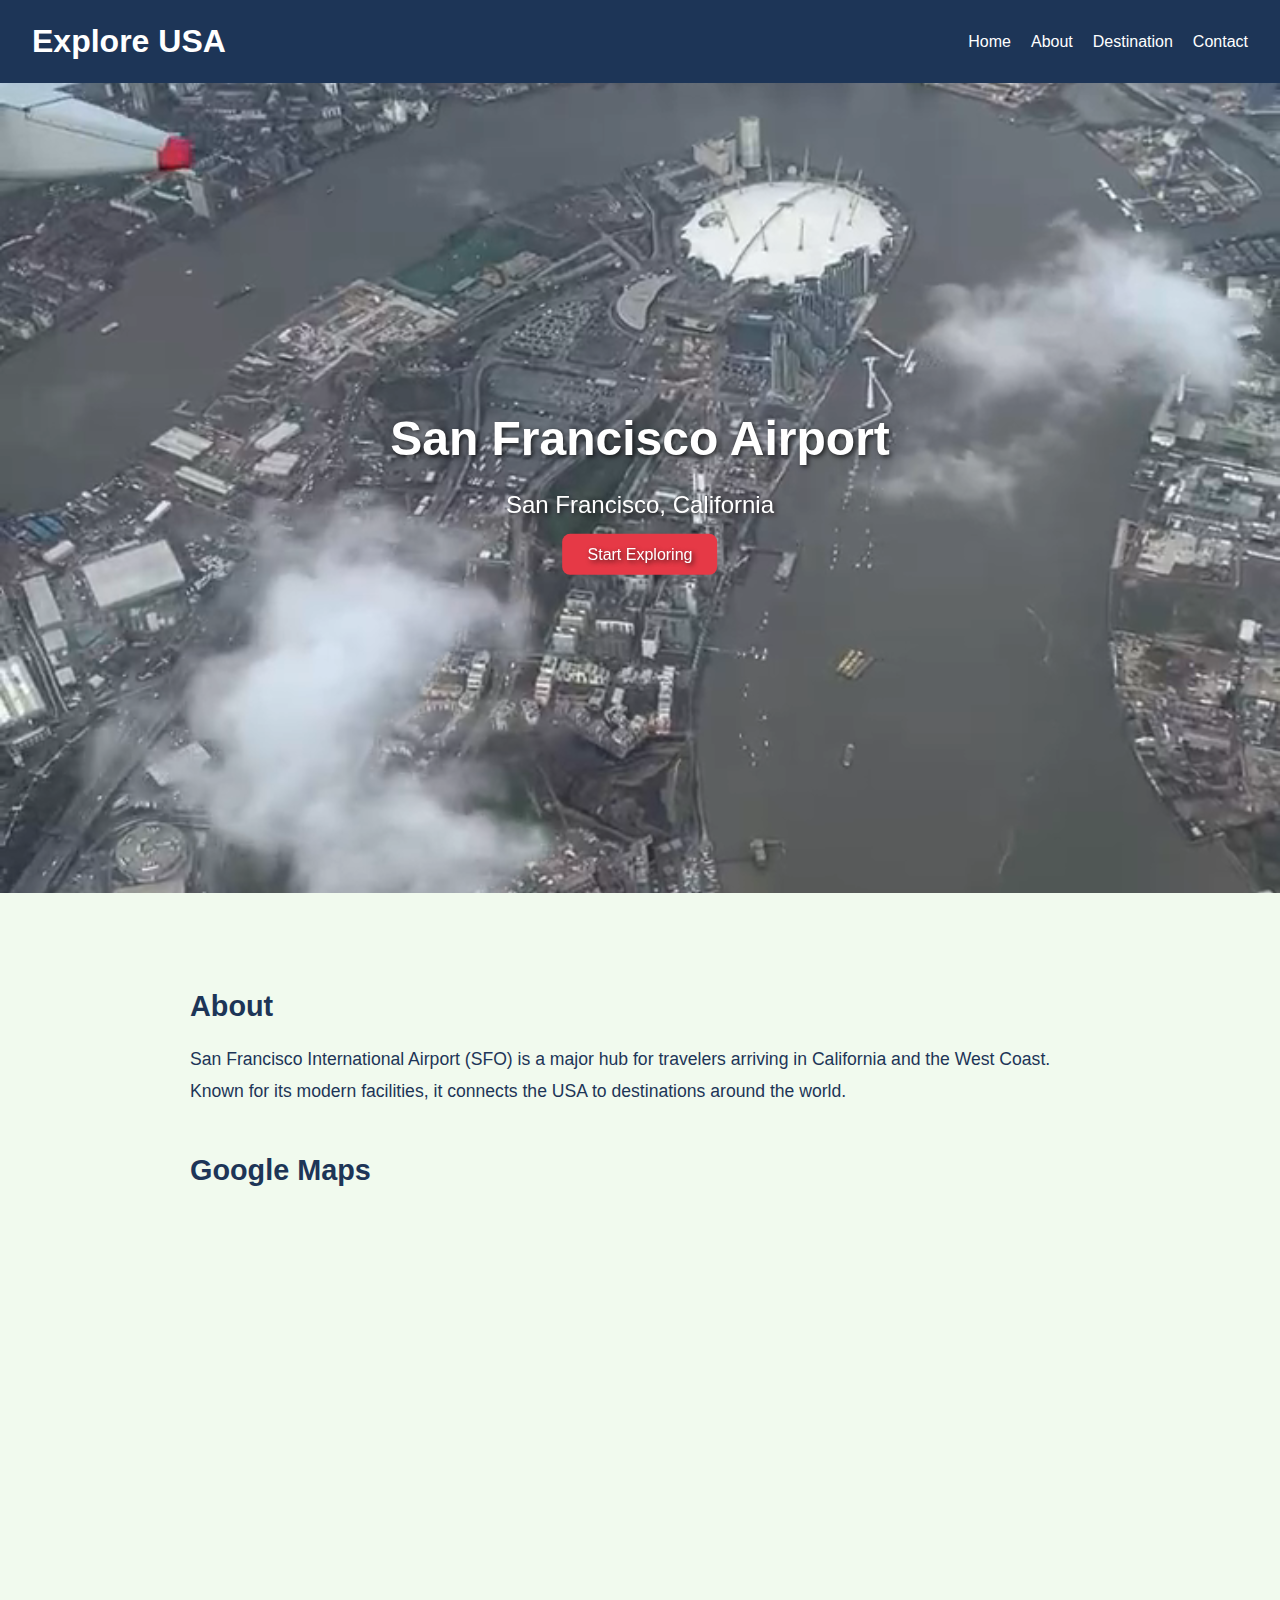
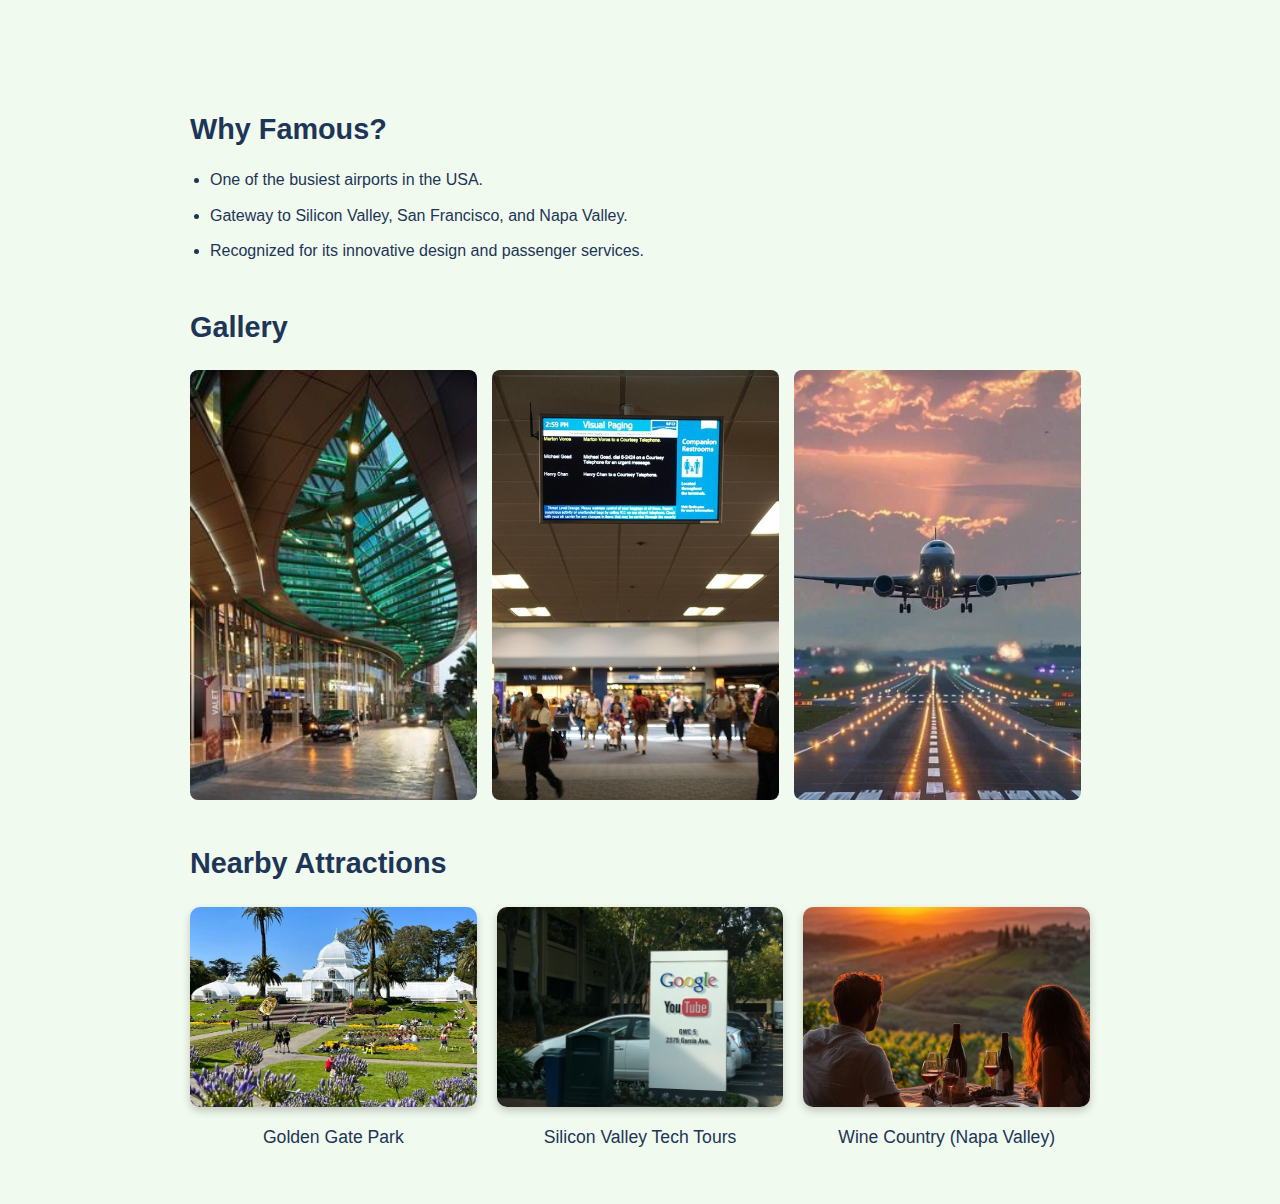
<file: SFAirport.html>
<!DOCTYPE html>
<html lang="en">

<head>
    <meta charset="UTF-8">
    <meta name="viewport" content="width=device-width, initial-scale=1.0">
    <title>Explore USA</title>
    <link rel="stylesheet" href="style.css">
</head>

<body>
    <header>
        <nav>
            <h1>Explore USA</h1>
            <ul>
                <li><a href="home.html">Home</a></li>
                <li><a href="about.html">About</a></li>
                <li><a href="destination.html">Destination</a></li>
                <li><a href="contact.html">Contact</a></li>
            </ul>
        </nav>
    </header>

    <section class="hero-destination">
        <video autoplay muted loop playsinline class="hero-video">
            <source src="./Images and Videos/SF Takeoff.mp4" type="video/mp4">
            Your browser does not support the video tag.
        </video>
        <div class="hero-text">
            <h2>San Francisco Airport</h2>
            <p>San Francisco, California</p>
            <a href="#about" class="btn">Start Exploring</a>
        </div>
    </section>

    <section class="destination-info" id="about">
        <div class="container">
            <h3>About</h3>
            <p>San Francisco International Airport (SFO) is a major hub for travelers arriving in California and the
                West Coast. Known for its modern facilities, it connects the USA to destinations around the world.</p>

            <h3>Google Maps</h3>
            <iframe src="https://www.google.com/maps?q=San+Francisco+International+Airport&output=embed" width="100%"
                height="450" style="border:0;" allowfullscreen="" loading="lazy"
                referrerpolicy="no-referrer-when-downgrade">
            </iframe>

            <h3>Why Famous?</h3>
            <ul>
                <li>One of the busiest airports in the USA.</li>
                <li>Gateway to Silicon Valley, San Francisco, and Napa Valley.</li>
                <li>Recognized for its innovative design and passenger services.</li>
            </ul>

            <h3>Gallery</h3>
            <div class="gallery">
                <img src="./Images and Videos/Terminal.jpg" alt="Terminal View 1">
                <img src="./Images and Videos/Terminal (2).jpg" alt="Terminal View 2">
                <img src="./Images and Videos/Runway.jpg" alt="Runway">
            </div>

            <h3>Nearby Attractions</h3>
            <div class="tourism-gallery">
                <div class="tourism-card">
                    <img src="./Images and Videos/Golden Gate Park.jpg" alt="Golden Gate Park">
                    <p>Golden Gate Park</p>
                </div>
                <div class="tourism-card">
                    <img src="./Images and Videos/Silicon Valley Tech Tours.jpg" alt="Silicon Valley Tech Tours">
                    <p>Silicon Valley Tech Tours</p>
                </div>
                <div class="tourism-card">
                    <img src="./Images and Videos/Wine Country (Napa Valley).jpg" alt="Wine Country (Napa Valley)">
                    <p>Wine Country (Napa Valley)</p>
                </div>
            </div>
        </div>
    </section>

</body>

</html>
</file>
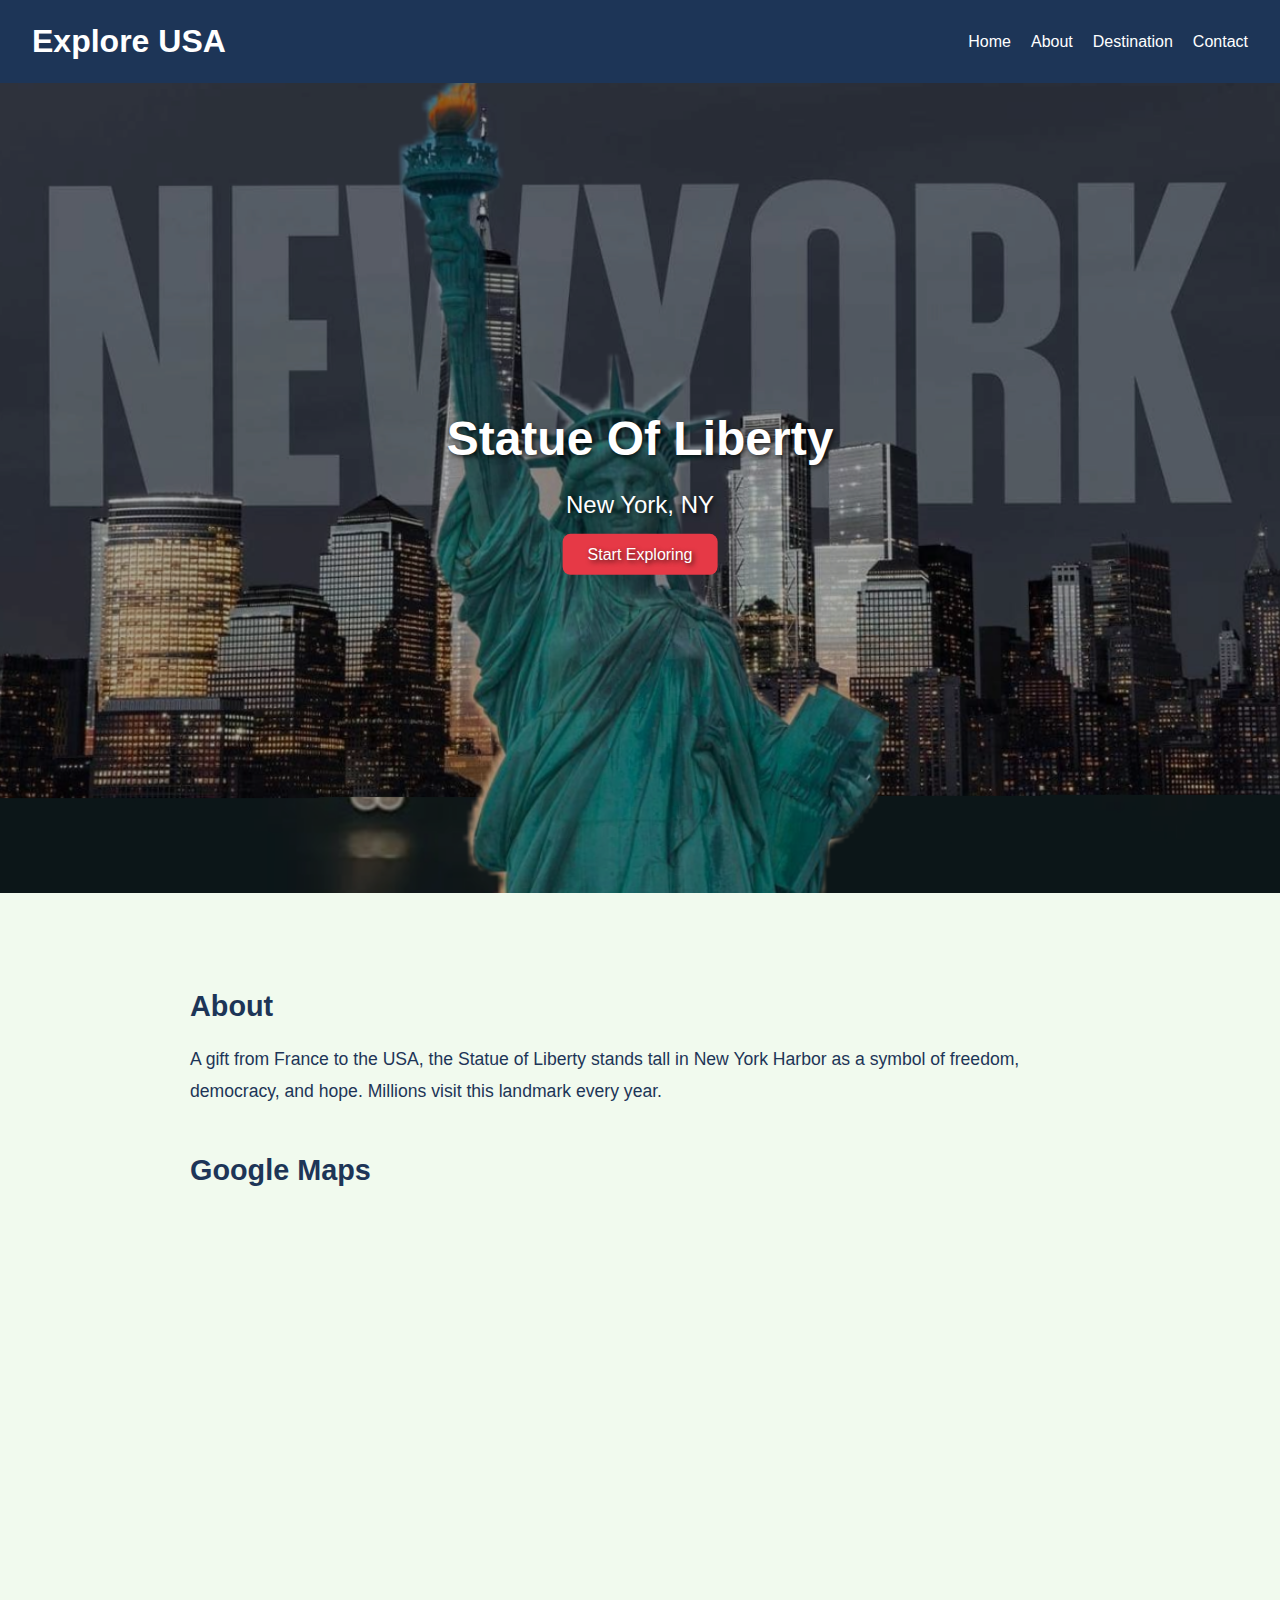
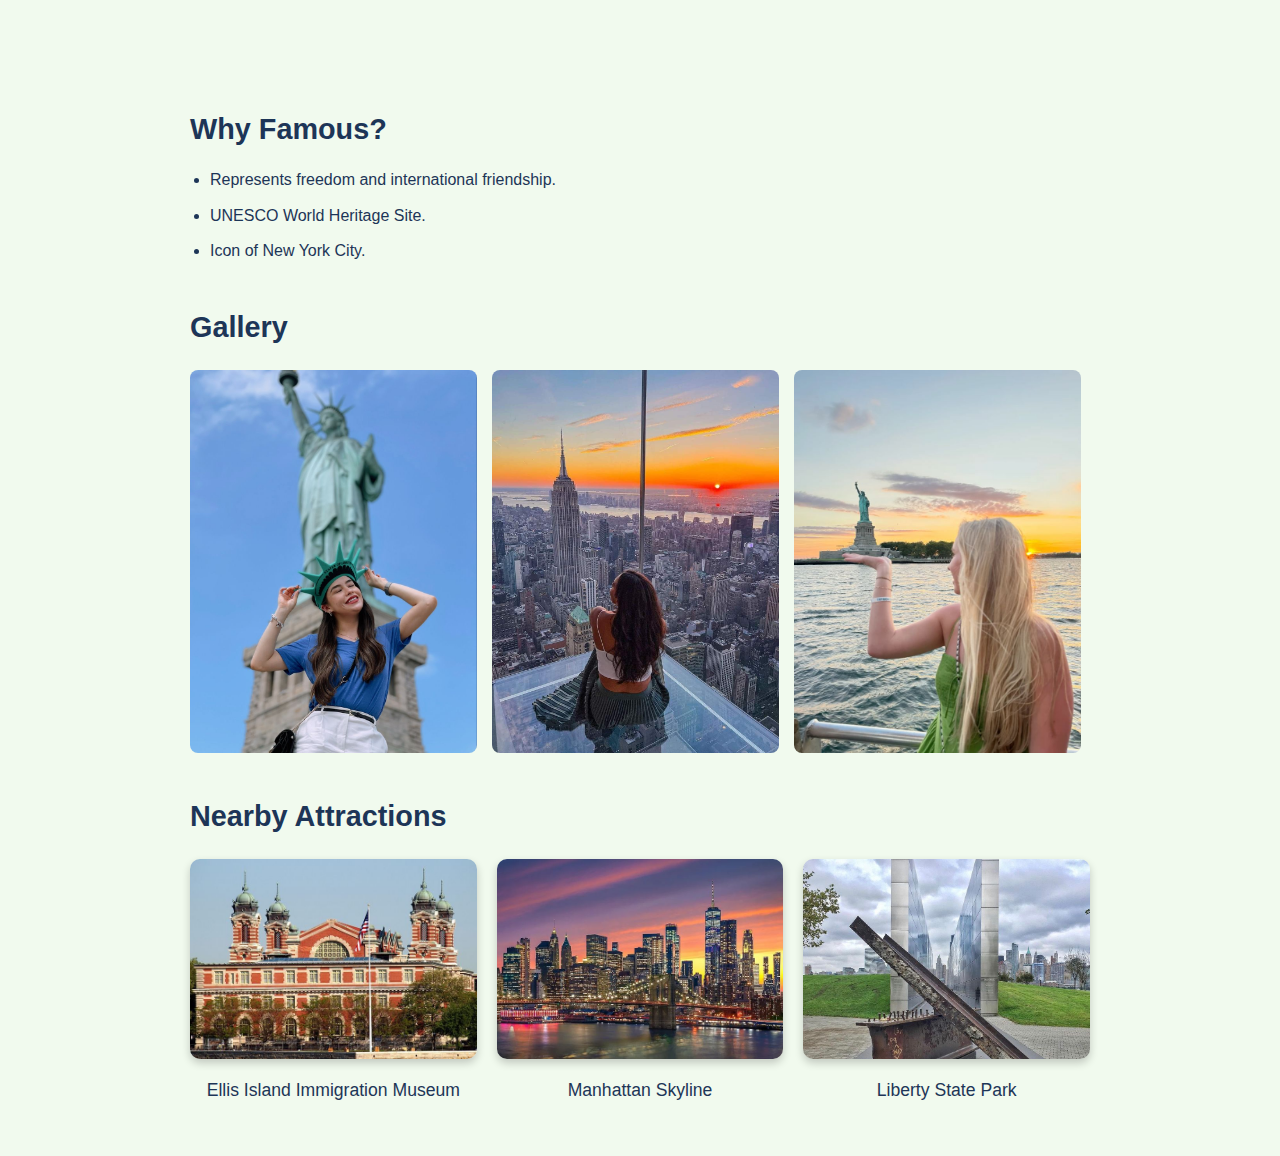
<file: StatueOfLiberty.html>
<!DOCTYPE html>
<html lang="en">

<head>
    <meta charset="UTF-8">
    <meta name="viewport" content="width=device-width, initial-scale=1.0">
    <title>Explore USA</title>
    <link rel="stylesheet" href="style.css">
</head>

<body>
    <header>
        <nav>
            <h1>Explore USA</h1>
            <ul>
                <li><a href="index.html">Home</a></li>
                <li><a href="about.html">About</a></li>
                <li><a href="destination.html">Destination</a></li>
                <li><a href="contact.html">Contact</a></li>
            </ul>
        </nav>
    </header>

    <section class="hero-destination">
        <img src="./Images and Videos/Statue.png" alt="Statue of Liberty">
        <div class="hero-text">
            <h2>Statue Of Liberty </h2>
            <p>New York, NY</p>
            <a href="#about" class="btn">Start Exploring</a>
        </div>
    </section>

    <section class="destination-info" id="about">
        <div class="container">
            <h3>About</h3>
            <p>A gift from France to the USA, the Statue of Liberty stands tall in New York Harbor as a symbol of
                freedom, democracy, and hope. Millions visit this landmark every year.</p>

            <h3>Google Maps</h3>
            <iframe src="https://www.google.com/maps?q=Statue+of+Liberty,New+York&output=embed" width="100%"
                height="450" style="border:0;" allowfullscreen="" loading="lazy"
                referrerpolicy="no-referrer-when-downgrade">
            </iframe>

            <h3>Why Famous?</h3>
            <ul>
                <li>Represents freedom and international friendship.</li>
                <li>UNESCO World Heritage Site.</li>
                <li>Icon of New York City.</li>
            </ul>

            <h3>Gallery</h3>
            <div class="gallery">
                <img src="./Images and Videos/Statue1.jpg" alt="Statue View 1">
                <img src="./Images and Videos/Statue2.jpg" alt="Glass Bridge View">
                <img src="./Images and Videos/Statue3.jpg" alt="State View 2">
            </div>

            <h3>Nearby Attractions</h3>
            <div class="tourism-gallery">
                <div class="tourism-card">
                    <img src="./Images and Videos/Ellis Island Immigration Museum.jpg"
                        alt="Ellis Island Immigration Museum">
                    <p>Ellis Island Immigration Museum</p>
                </div>
                <div class="tourism-card">
                    <img src="./Images and Videos/Manhattan Skyline.jpg" alt="Manhattan Skyline">
                    <p>Manhattan Skyline</p>
                </div>
                <div class="tourism-card">
                    <img src="./Images and Videos/Liberty State Park.jpg" alt="Liberty State Park">
                    <p>Liberty State Park</p>
                </div>
            </div>
        </div>
    </section>

</body>

</html>
</file>
<file: style.css>
* {
    margin: 0;
    padding: 0;
    box-sizing: border-box;
}

body {
    padding-top: 83px;
    font-family: 'Roboto', sans-serif;
    background-color: #F1FAEE;
    color: #333;
    line-height: 1.6;
}

nav {
    display: flex;
    justify-content: space-between;
    align-items: center;
    padding: 16px 32px;
    background: #1D3557;
    position: fixed;
    top: 0;
    width: 100%;
    z-index: 1000;
}

nav h1 {
    color: white;
    font-family: 'Montserrat', sans-serif;
}

nav ul {
    list-style: none;
    display: flex;
}

nav ul li {
    margin-left: 20px;
}

nav ul li a {
    text-decoration: none;
    color: white;
}

nav ul li a:hover {
    color: #E63946;
}

.hero {
    background: url('Images\ and\ Videos/New\ York.jpg') no-repeat center center/cover;
    height: 90vh;
    display: flex;
    flex-direction: column;
    justify-content: center;
    align-items: center;
    text-align: center;
    color: white;
    position: relative;
}

.hero::after {
    content: '';
    position: absolute;
    top: 0;
    left: 0;
    right: 0;
    bottom: 0;
    background: rgba(0, 0, 0, 0.5);
}

.hero-content {
    position: relative;
    z-index: 1;
}

.hero h2 {
    font-family: 'Montserrat', sans-serif;
    font-size: 3rem;
    margin-bottom: 1rem;
}

.hero p {
    font-size: 1.2rem;
    margin-bottom: 2rem;
}

.btn {
    padding: 12px 25px;
    background: #E63946;
    color: white;
    border: none;
    border-radius: 8px;
    font-size: 1rem;
    cursor: pointer;
    text-decoration: none;
    transition: background 0.3s;
}

.btn:hover {
    background: #F4A261;
}

.destinations {
    padding: 48px 32px;
    text-align: center;
}

.destinations h2 {
    font-family: 'Montserrat', sans-serif;
    font-size: 2rem;
    margin-bottom: 2rem;
    color: #1D3557;
}

.cards {
    display: grid;
    grid-template-columns: repeat(auto-fit, minmax(280px, 1fr));
    gap: 20px;
}

.card {
    background: white;
    padding: 1rem;
    border-radius: 12px;
    box-shadow: 0 4px 8px rgba(0, 0, 0, 0.1);
    transition: transform 0.3s;
}

.card:hover {
    transform: translateY(-5px);
}

.card img {
    width: 100%;
    height: 500px;
    border-radius: 10px;
    object-fit: cover;
}

.card h3 {
    margin-top: 16px;
    font-family: 'Montserrat', sans-serif;
    color: #1D3557;
}

.hero-destination {
    position: relative;
    width: 100%;
    height: 70vh;
    overflow: hidden;
}

.hero-destination img {
    width: 100%;
    height: 100%;
    object-fit: cover;
    filter: brightness(70%);
}

.hero-destination .hero-text {
    position: absolute;
    top: 50%;
    left: 50%;
    transform: translate(-50%, -50%);
    text-align: center;
    color: white;
}

.hero-destination .hero-text h2 {
    font-size: 3rem;
    margin-bottom: 0.5rem;
}

.hero-destination .hero-text p {
    font-size: 1.5rem;
}

.destination-info {
    padding: 50px 20px;
    background-color: #F1FAEE;
    color: #1D3557;
}

.destination-info .container {
    max-width: 900px;
    margin: 0 auto;
}

.destination-info h3 {
    font-family: 'Montserrat', sans-serif;
    font-size: 1.8rem;
    margin-top: 40px;
    margin-bottom: 15px;
}

.destination-info p {
    font-size: 1.1rem;
    line-height: 1.8;
}

.destination-info ul {
    list-style-type: disc;
    padding-left: 20px;
    margin-bottom: 20px;
}

.destination-info ul li {
    margin-bottom: 10px;
}

.gallery {
    display: flex;
    flex-wrap: wrap;
    gap: 15px;
    margin-top: 20px;
}

.gallery img {
    width: calc(33% - 10px);
    border-radius: 8px;
    object-fit: cover;
}

.tourism-gallery {
    display: flex;
    flex-wrap: wrap;
    gap: 20px;
    margin-top: 20px;
    justify-content: center;
}

.tourism-card {
    flex: 1 1 calc(33% - 20px);
    text-align: center;
    width: 250px;
}

.tourism-card p {
    margin-top: 8px;
    font-weight: 500;
    color: #1D3557;
}

.tourism-card img,
.tourism-card video {
    width: 100%;
    height: 200px;
    object-fit: cover;
    border-radius: 10px;
    box-shadow: 0 4px 8px rgba(0, 0, 0, 0.2);
}

.hero-destination {
    position: relative;
    width: 100%;
    height: 90vh;
    overflow: hidden;
}

.hero-video {
    position: absolute;
    top: 0;
    left: 0;
    width: 100%;
    height: 100%;
    object-fit: cover;
    z-index: -1;
}

.hero-text {
    position: relative;
    z-index: 1;
    color: white;
    text-align: center;
    top: 50%;
    transform: translateY(-50%);
    font-size: 2rem;
    text-shadow: 2px 2px 5px rgba(0, 0, 0, 0.7);
}

.hero-text h2 {
    font-size: 3rem;
    margin-bottom: 1rem;
}

.hero-text p {
    font-size: 1.5rem;
}

footer {
    background: #1D3557;
    color: white;
    text-align: center;
    padding: 15px 0;
    margin-top: 40px;
}

@media (max-width: 768px) {
    nav {
        flex-direction: column;
        align-items: flex-start;
    }

    nav ul {
        flex-direction: column;
        margin-top: 10px;
    }

    nav ul li {
        margin: 10px 0;
    }

    .hero h2 {
        font-size: 2rem;
    }

    .hero p {
        font-size: 1rem;
    }

    .cards {
        grid-template-columns: 1fr;
    }

    .gallery img {
        width: 100%;
    }

    .tourism-card {
        flex: 1 1 100%;
    }

    .hero-destination .hero-text h2 {
        font-size: 2rem;
    }

    .hero-destination .hero-text p {
        font-size: 1rem;
    }
}
</file>
<file: about.css>
.hero-about {
  position: relative;
  height: 90vh;
  background: url("Images\ and\ Videos/Times\ Square.jpg") center/cover no-repeat;
  display: flex;
  justify-content: center;
  align-items: center;
  text-align: center;
  color: white;
}

.hero-about .overlay {
  position: absolute;
  top: 0;
  left: 0;
  width: 100%;
  height: 100%;
  background: rgba(0, 0, 0, 0.4);
}

.hero-about .hero-text {
  position: relative;
  z-index: 1;
}

.hero-about h2 {
  font-size: 3rem;
  margin-bottom: 10px;
}

.hero-about p {
  font-size: 1.3rem;
  margin-bottom: 20px;
}

.btn {
  background: #e63946;
  color: #fff;
  padding: 12px 25px;
  text-decoration: none;
  border-radius: 5px;
  transition: 0.3s;
}

.btn:hover {
  background: #d62828;
}

.about-section {
  padding: 60px 20px;
  background: #f9f9f9;
}

.about-section .container {
  max-width: 1100px;
  margin: auto;
  text-align: center;
}

.about-section h3 {
  font-size: 2rem;
  margin-bottom: 20px;
  color: #333;
}

.about-section p {
  font-size: 1.1rem;
  margin-bottom: 40px;
  color: #555;
}

.about-cards {
  display: grid;
  grid-template-columns: repeat(auto-fit, minmax(280px, 1fr));
  gap: 25px;
}

.card {
  background: #fff;
  padding: 25px;
  border-radius: 10px;
  box-shadow: 0 4px 8px rgba(0, 0, 0, 0.1);
  transition: 0.3s;
  text-align: left;
}

.card h4 {
  margin-bottom: 15px;
  color: #222;
}

.card p,
.card ul {
  font-size: 1rem;
  color: #444;
}

.card ul {
  padding-left: 20px;
}

.card:hover {
  transform: translateY(-5px);
}
</file>
<file: contact.css>
.hero-contact {
  background: url("Images\ and\ Videos/USA.jpg") no-repeat center center/cover;
  height: 90vh;
  display: flex;
  align-items: center;
  justify-content: center;
  text-align: center;
  color: white;
  position: relative;
}

.hero-contact::after {
  content: "";
  position: absolute;
  top: 0;
  left: 0;
  right: 0;
  bottom: 0;
  background: rgba(0, 0, 0, 0.5);
}

.hero-contact .hero-text {
  position: relative;
  z-index: 1;
}

.hero-contact h2 {
  font-size: 2.5rem;
  margin-bottom: 10px;
}

.contact-section {
  padding: 60px 20px;
  background: #f9f9f9;
}

.contact-section .container {
  max-width: 1100px;
  margin: auto;
  display: grid;
  grid-template-columns: 1fr 1fr;
  gap: 40px;
}

.contact-form h3,
.contact-info h3 {
  margin-bottom: 20px;
  color: #1D3557;
}

.contact-form form {
  display: flex;
  flex-direction: column;
}

.contact-form label {
  margin: 10px 0 5px;
  font-weight: bold;
}

.contact-form input,
.contact-form select,
.contact-form textarea {
  padding: 12px;
  border: 1px solid #ccc;
  border-radius: 8px;
  margin-bottom: 15px;
  font-size: 1rem;
}

.contact-form .btn {
  background: #E63946;
  color: white;
  border: none;
  padding: 12px;
  border-radius: 8px;
  cursor: pointer;
  font-size: 1rem;
  transition: background 0.3s;
}

.contact-form .btn:hover {
  background: #F4A261;
}

.contact-info p {
  margin: 10px 0;
  font-size: 1.1rem;
}

.social-icons {
  margin-top: 15px;
}

.social-icons a {
  margin-right: 15px;
  font-size: 1.5rem;
  color: #1D3557;
  transition: color 0.3s;
}

.social-icons a:hover {
  color: #E63946;
}
</file>
